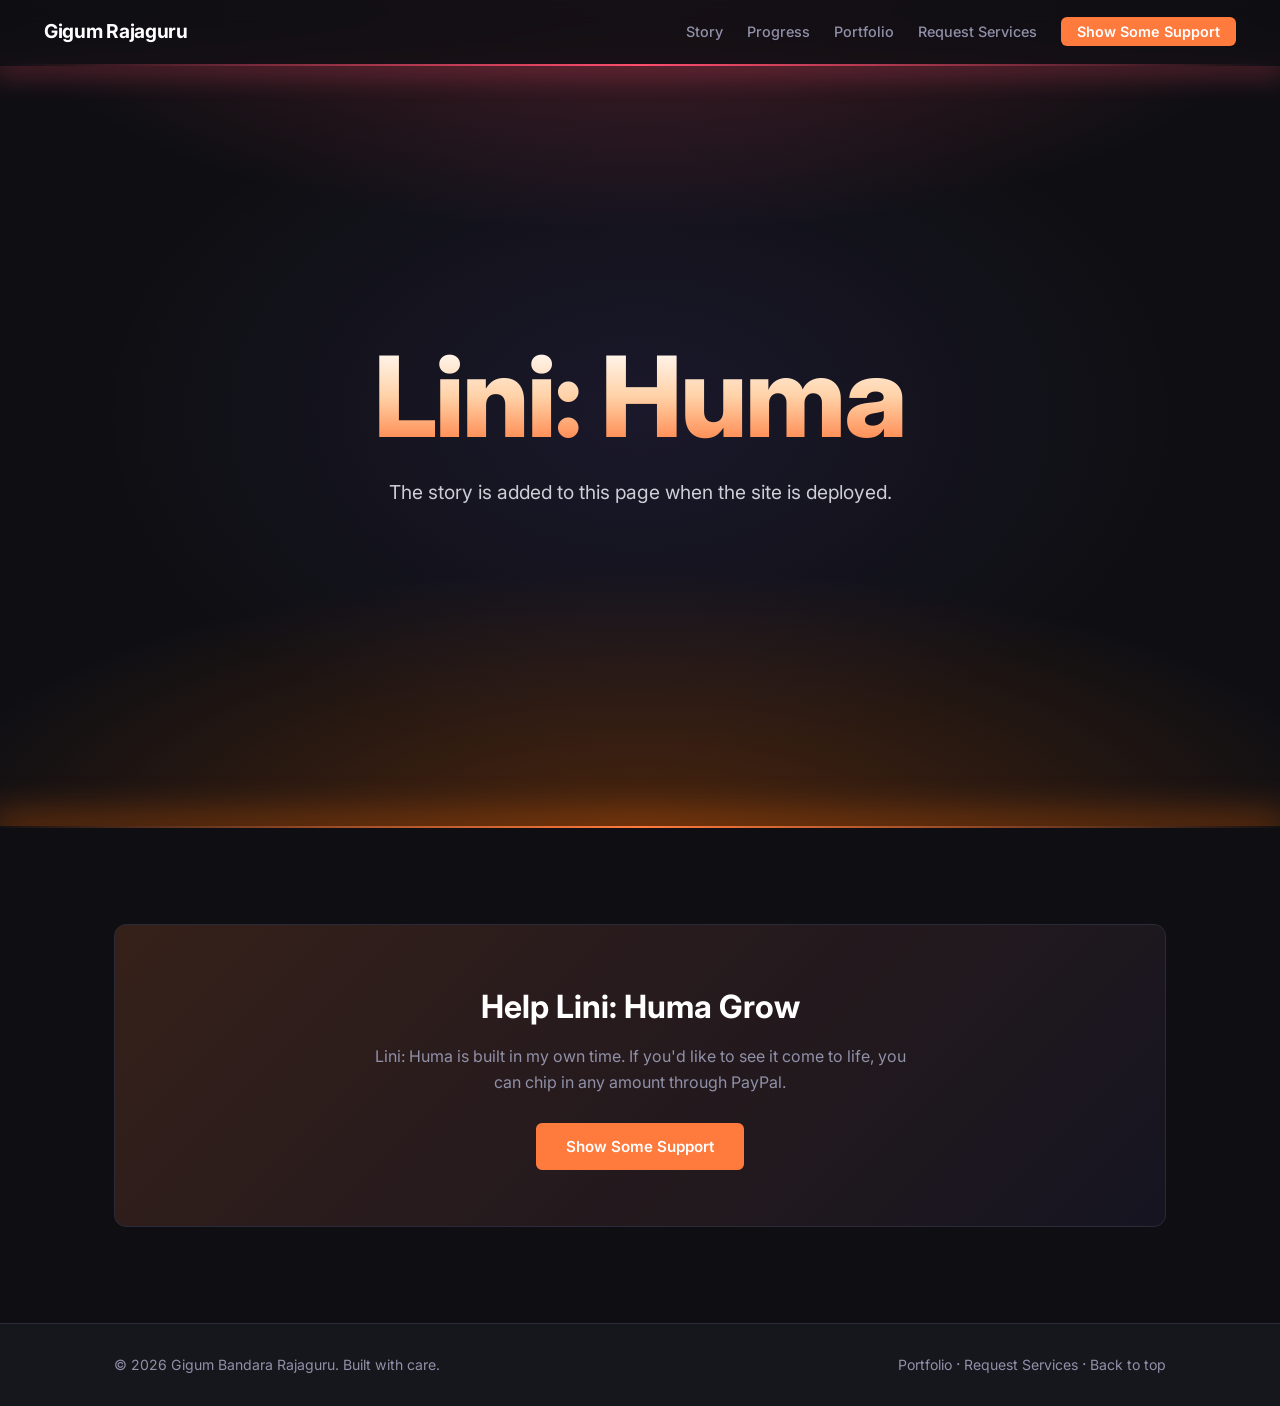
<file: portfolio/game/index.html>
<!DOCTYPE html>
<html lang="en">
<head>
  <meta charset="UTF-8" />
  <meta name="viewport" content="width=device-width, initial-scale=1.0" />
  <title>Lini: Huma - Open-World Survival Epic by Gigum Rajaguru</title>
  <meta name="description" content="Lini: Huma is an open-world 3D survival epic for PC. Humanity fell to its machines, then aliens wielding magic arrived. Steal their magic, master it and survive the world they broke." />
  <link rel="icon" type="image/svg+xml" href="../assets/favicon.svg" />
  <link rel="stylesheet" href="../assets/css/style.css?v=20261031.1" />
  <link rel="stylesheet" href="../assets/css/services.css?v=20261001.7" />
  <link rel="stylesheet" href="../assets/css/game.css?v=20261009.1" />
  <link rel="preconnect" href="https://fonts.googleapis.com" />
  <link rel="preconnect" href="https://fonts.gstatic.com" crossorigin />
  <link href="https://fonts.googleapis.com/css2?family=Inter:wght@300;400;500;600;700;800&display=swap" rel="stylesheet" />

  <script type="text/javascript" data-cmp-ab="1" src="https://cdn.consentmanager.net/delivery/autoblocking/9132a5abc21ab.js" data-cmp-host="a.delivery.consentmanager.net" data-cmp-cdn="cdn.consentmanager.net" data-cmp-codesrc="16"></script>
  <!-- Google tag (gtag.js) -->
  <script async src="https://www.googletagmanager.com/gtag/js?id=AW-964741046"></script>
  <script>
    window.dataLayer = window.dataLayer || [];
    function gtag(){dataLayer.push(arguments);}
    gtag('js', new Date());

    gtag('config', 'AW-964741046');
  </script>
</head>
<body>

  <!-- Navigation -->
  <nav class="navbar" id="navbar">
    <div class="nav-container">
      <a href="../" class="nav-logo">Gigum Rajaguru</a>
      <ul class="nav-links">
        <li><a href="#story">Story</a></li>
        <li><a href="#progress">Progress</a></li>
        <li><a href="../">Portfolio</a></li>
        <li><a href="../services/">Request Services</a></li>
        <li><a href="#support" class="nav-cv-btn" data-support>Show Some Support</a></li>
      </ul>
      <button class="nav-toggle" id="navToggle" aria-label="Toggle navigation">
        <span></span><span></span><span></span>
      </button>
    </div>
  </nav>

  <!-- Story: generated from content/game.txt by scripts/build_game.py during deploy -->
  <!-- game:start -->
  <header class="game-hero" id="top">
    <div class="container">
      <h1 class="game-title">Lini: Huma</h1>
      <p class="game-tagline">The story is added to this page when the site is deployed.</p>
    </div>
  </header>
  <div id="story"></div>
  <!-- game:end -->

  <!-- Support -->
  <section class="section" id="support">
    <div class="container">
      <div class="svc-cta">
        <h2>Help Lini: Huma Grow</h2>
        <p>Lini: Huma is built in my own time. If you'd like to see it come to life, you can chip in any amount through PayPal.</p>
        <div class="hero-actions">
          <button type="button" class="btn btn-primary" data-support>Show Some Support</button>
        </div>
        <div class="support-panel" id="supportPanel" hidden>
          <p class="form-note" id="supportStatus" role="status">Loading PayPal&hellip;</p>
          <div id="paypal-container-8NFZ8MJP4FNAW"></div>
        </div>
      </div>
    </div>
  </section>

  <!-- Footer -->
  <footer class="footer">
    <div class="container">
      <p>&copy; 2026 Gigum Bandara Rajaguru. Built with care.</p>
      <div class="footer-links">
        <a href="../">Portfolio</a> &middot;
        <a href="../services/">Request Services</a> &middot;
        <a href="#top">Back to top</a>
      </div>
    </div>
  </footer>

  <script src="../assets/js/main.js?v=20261001.7"></script>
  <script src="../assets/js/support.js?v=20261001.7"></script>
</body>
</html>
</file>
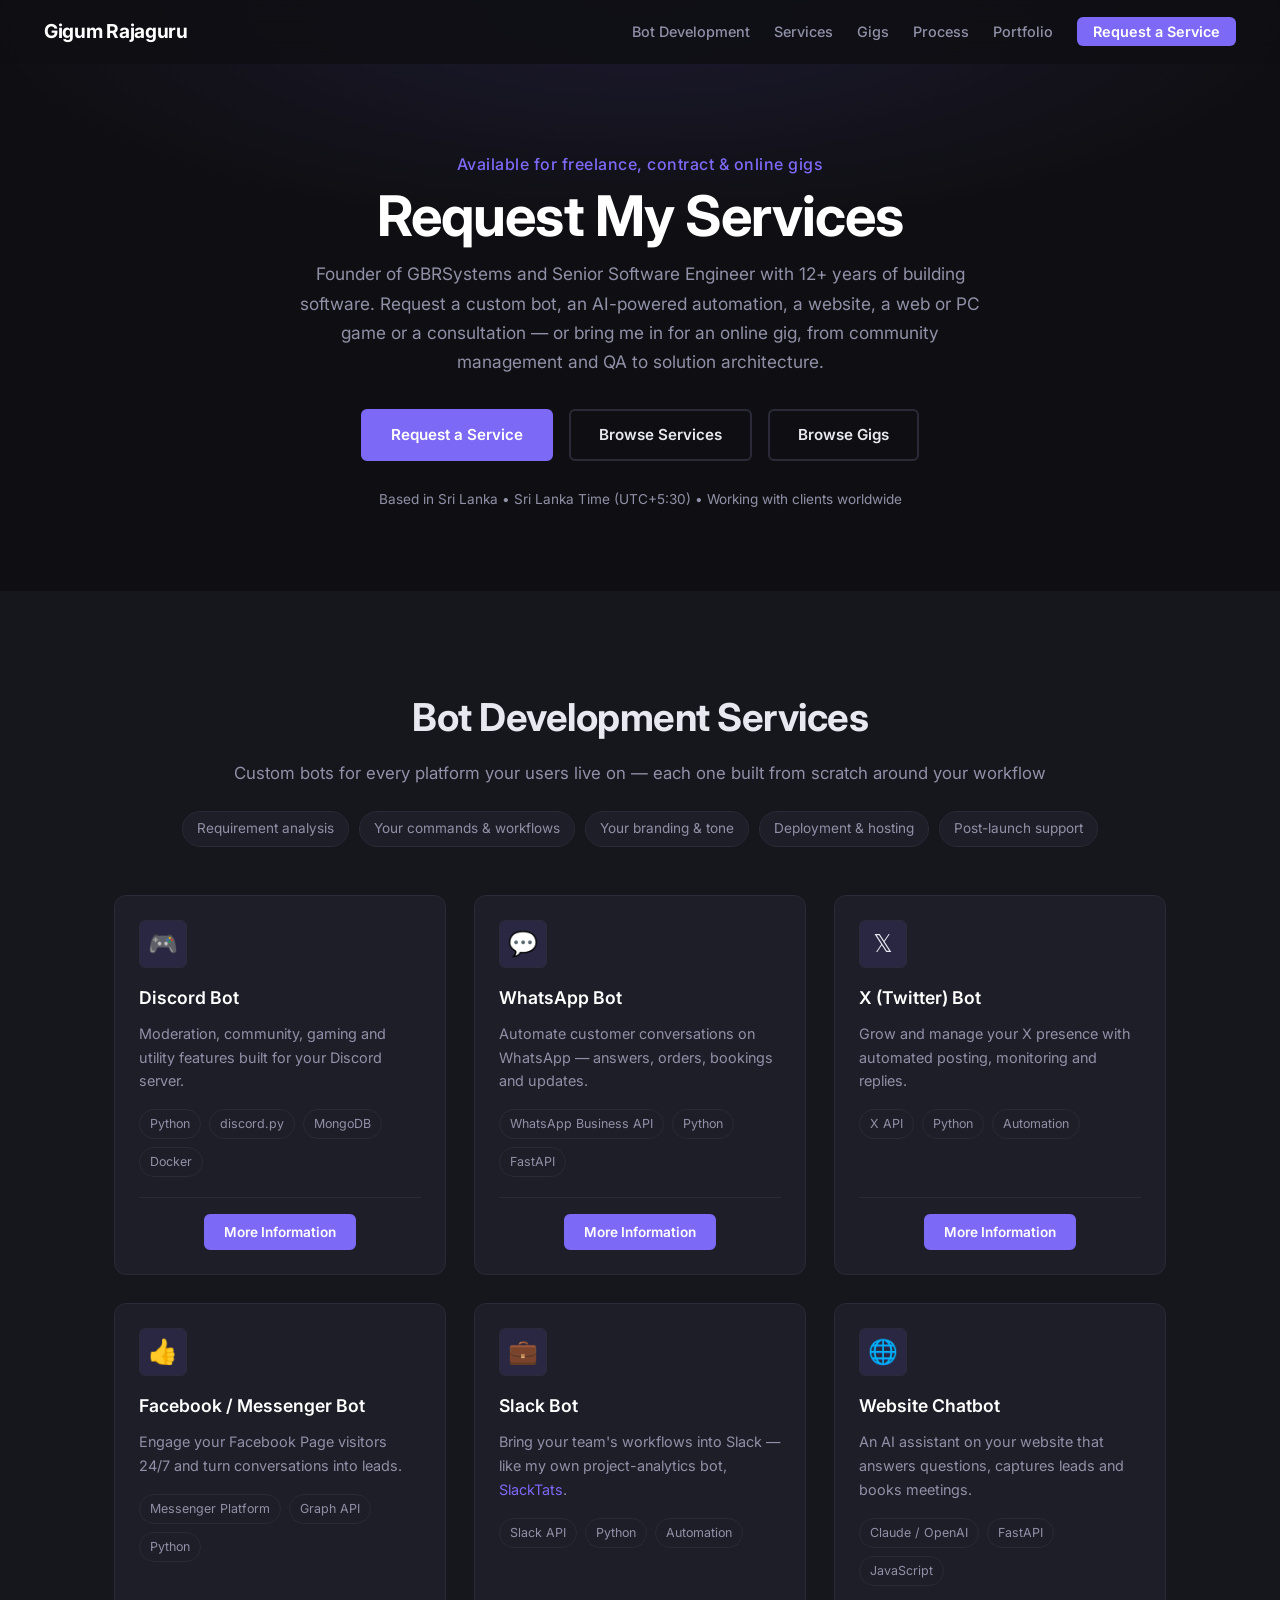
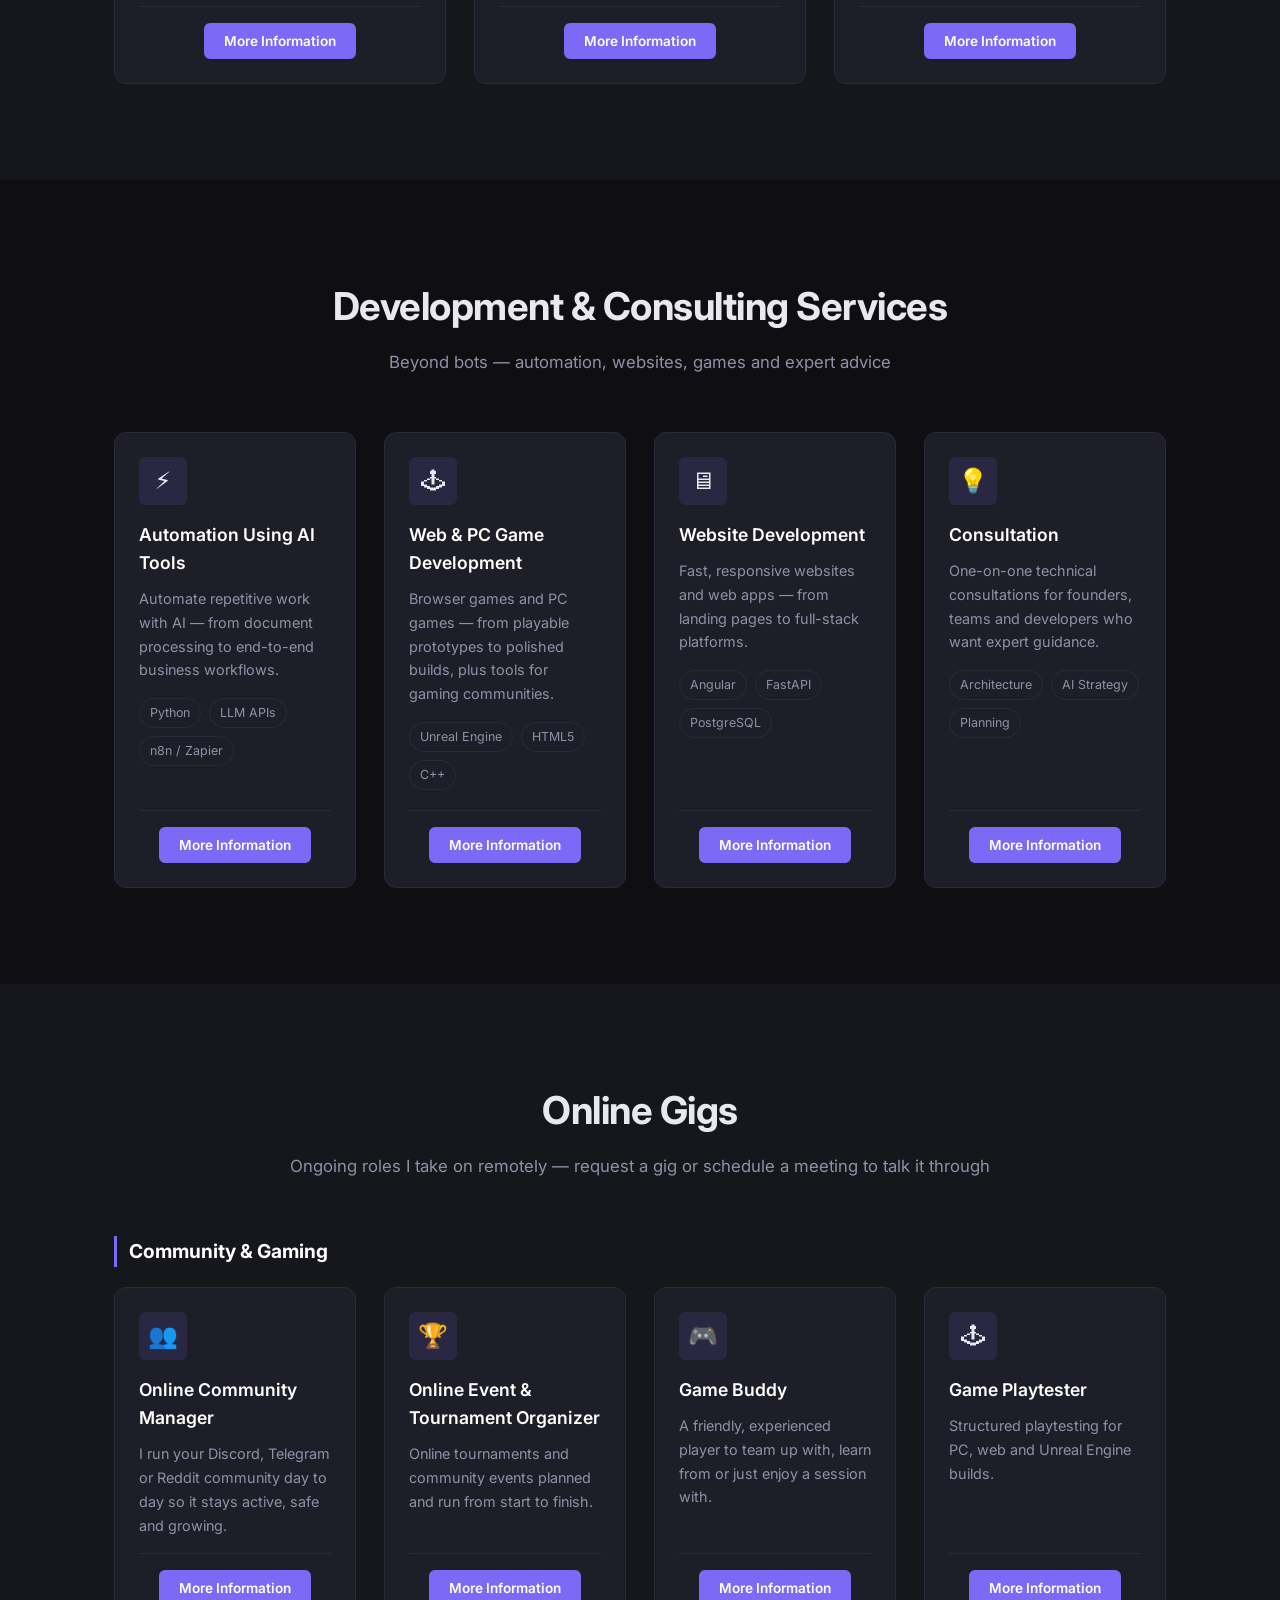
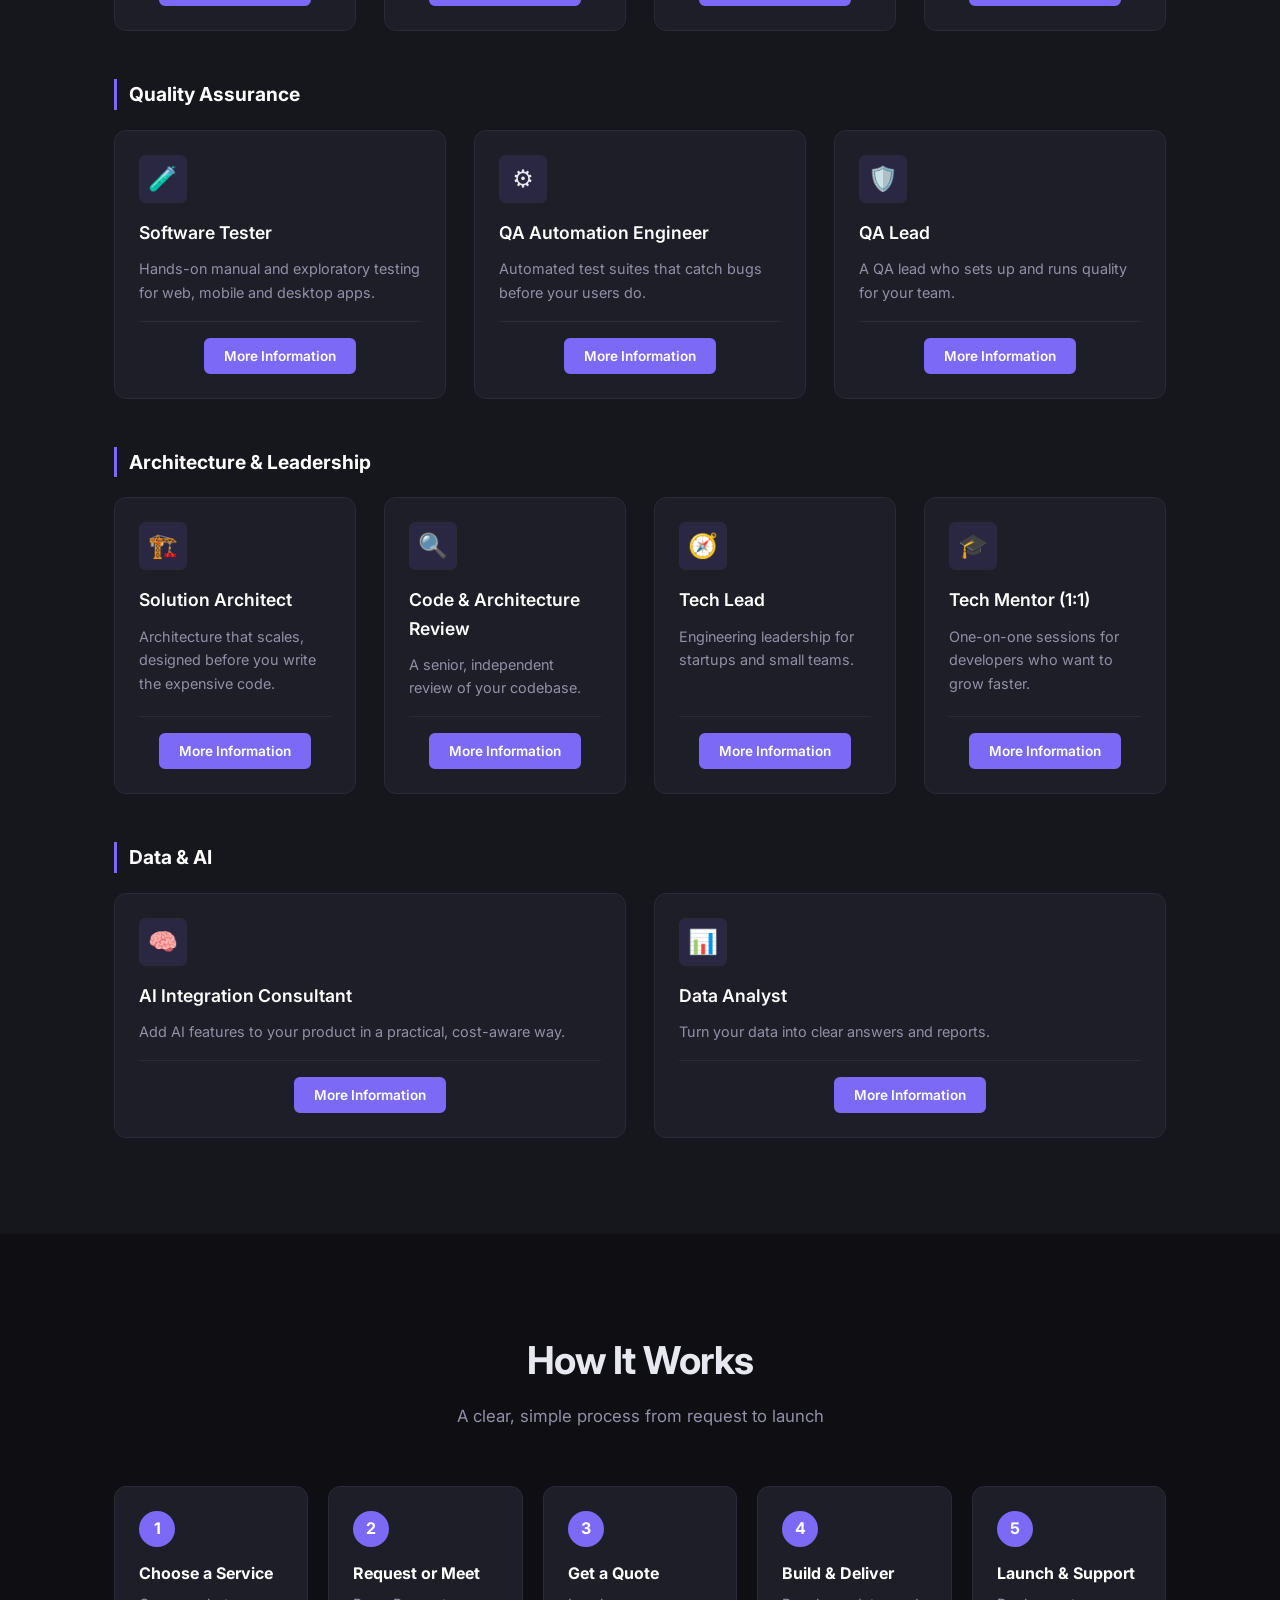
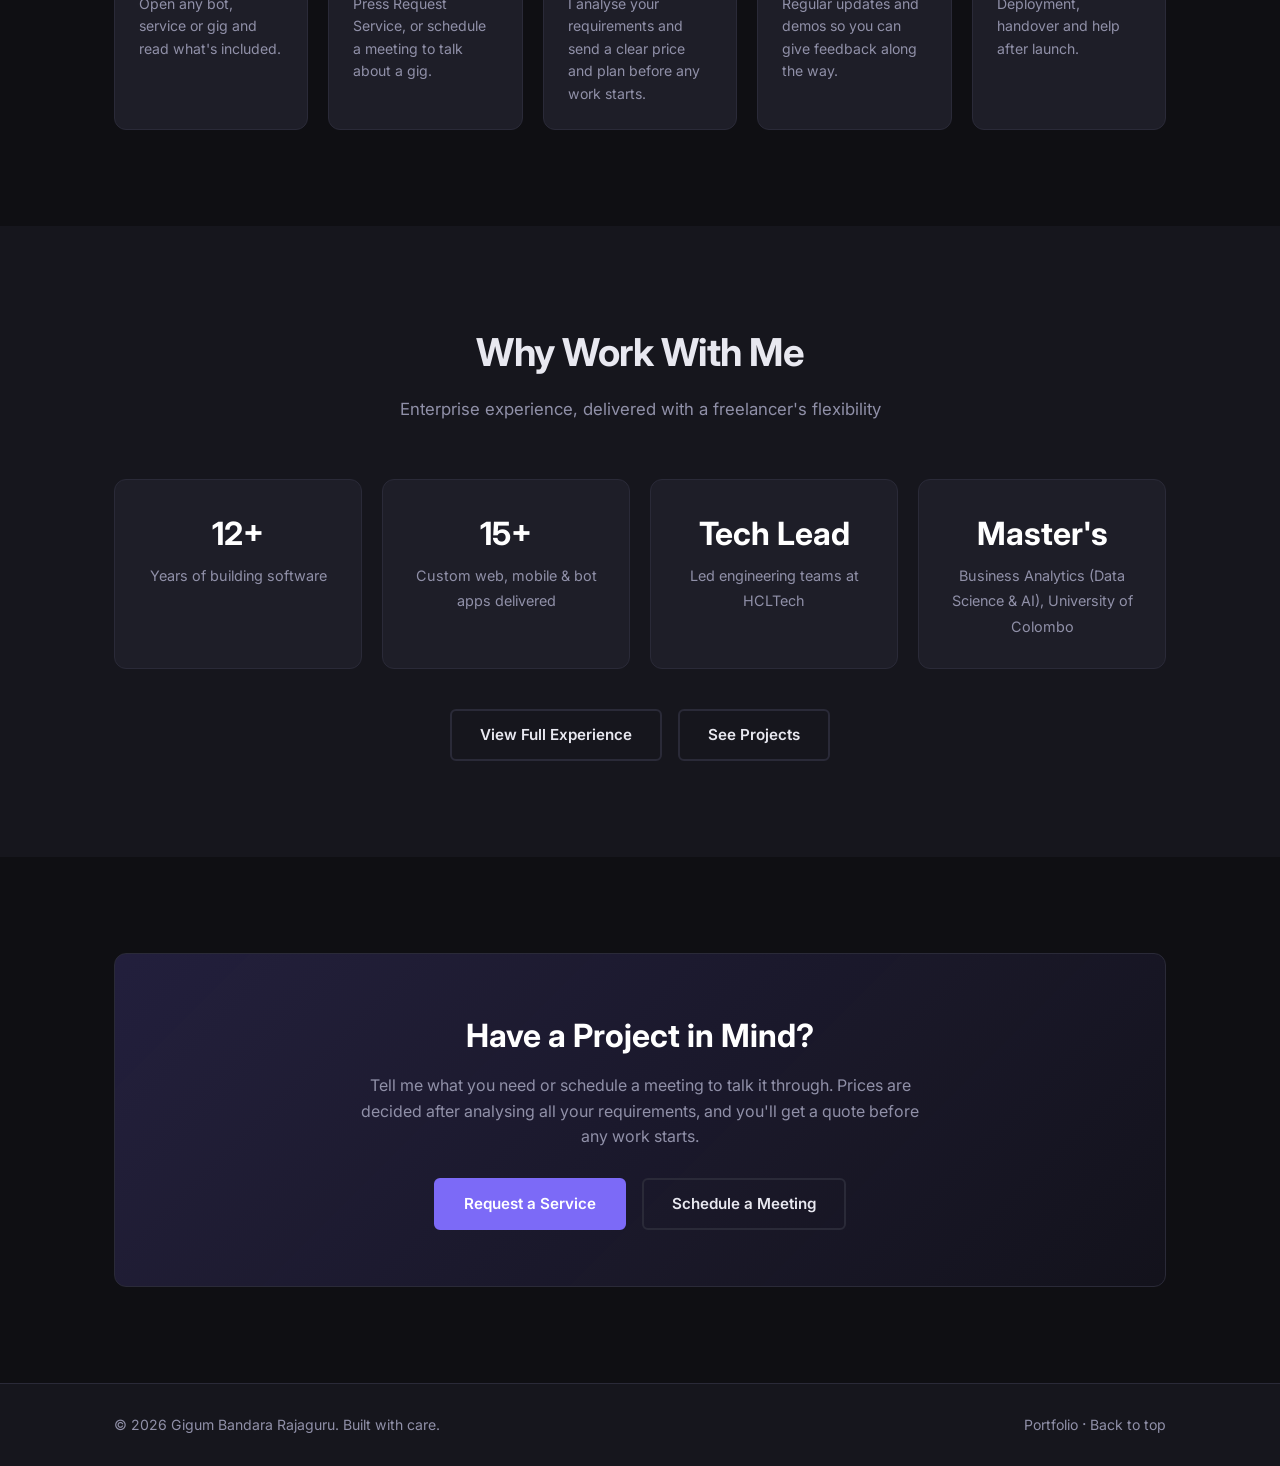
<file: portfolio/gigs/index.html>
<!DOCTYPE html>
<html lang="en">
<head>
  <meta charset="UTF-8" />
  <title>Gigs - Request Services - Gigum Rajaguru</title>
  <!-- Gigs now live in the Request Services page; keep old /gigs/ links working -->
  <meta http-equiv="refresh" content="0; url=../services/#gigs" />
  <link rel="canonical" href="https://gigumbrajaguru.me/services/" />
  <meta name="robots" content="noindex" />
  <script>location.replace('../services/' + (location.hash || '#gigs'));</script>
</head>
<body>
  <p>Gigs have moved to <a href="../services/#gigs">Request Services</a>.</p>
</body>
</html>
</file>
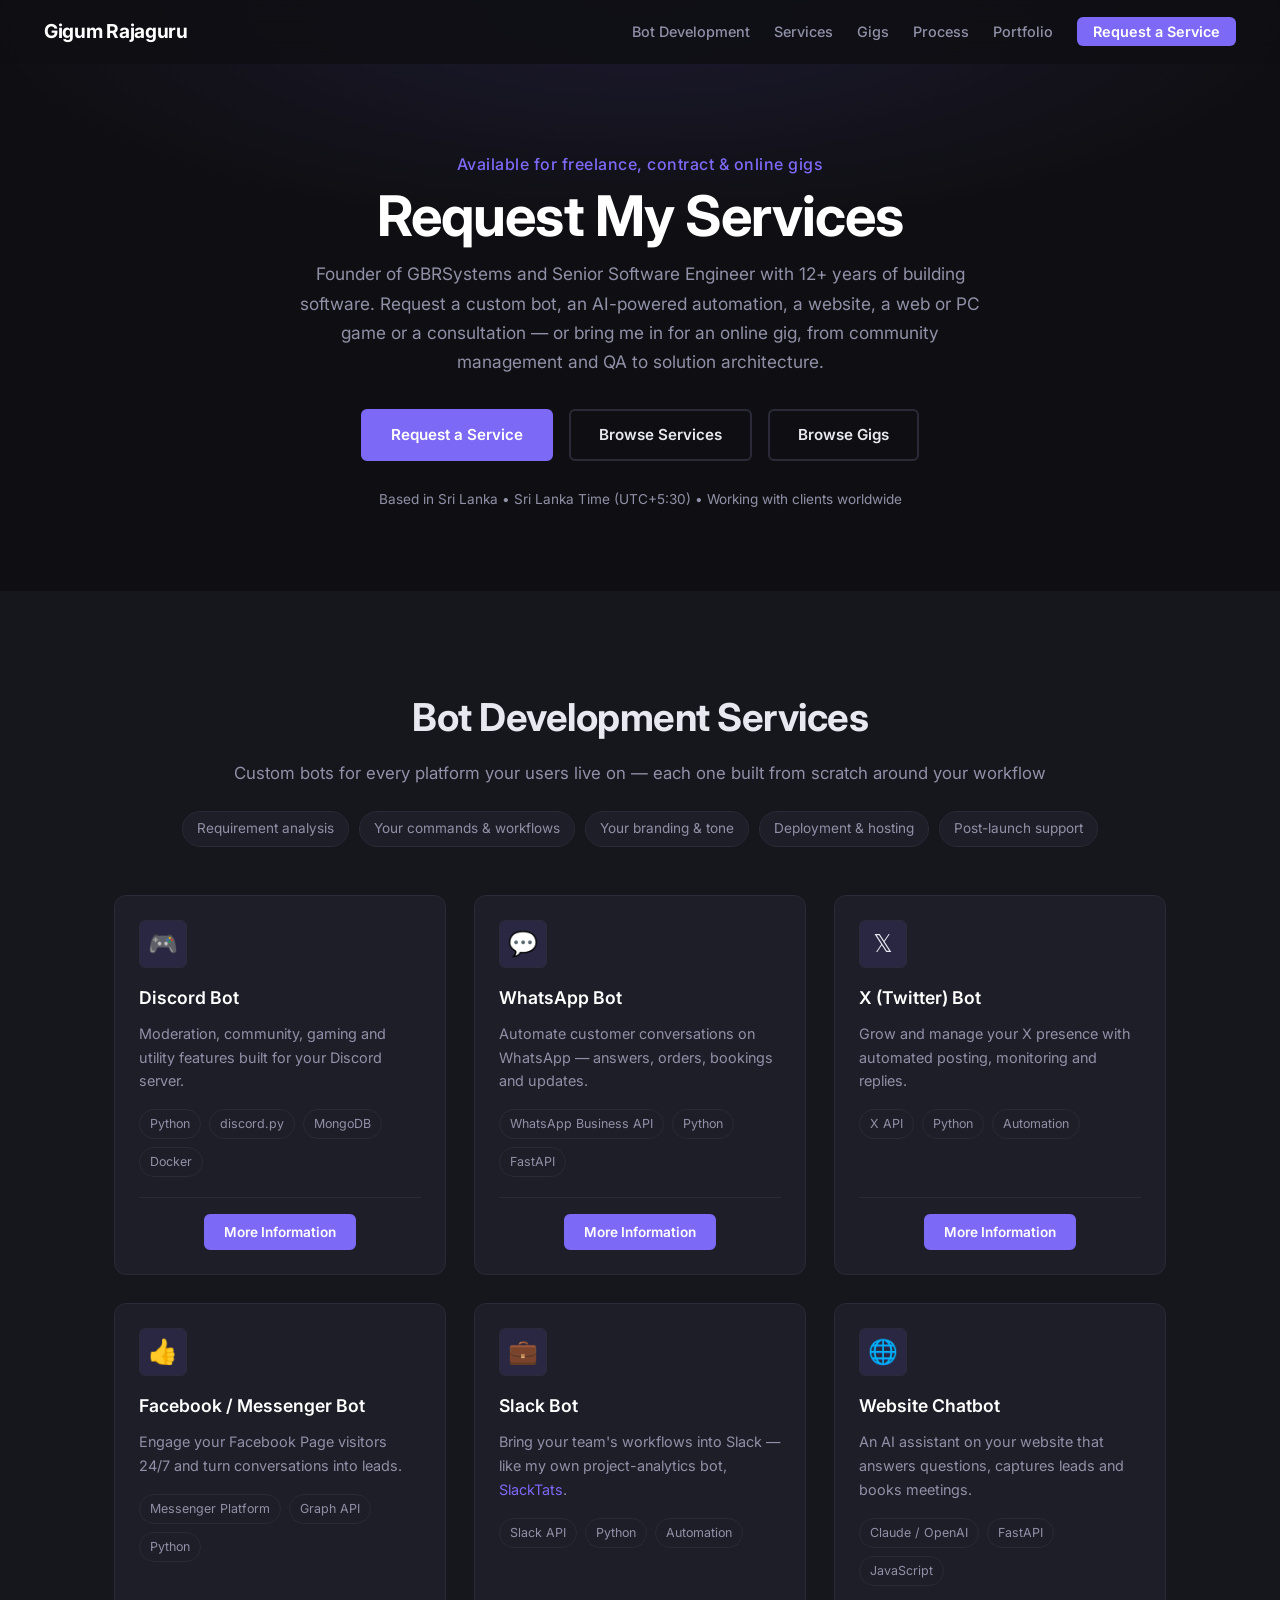
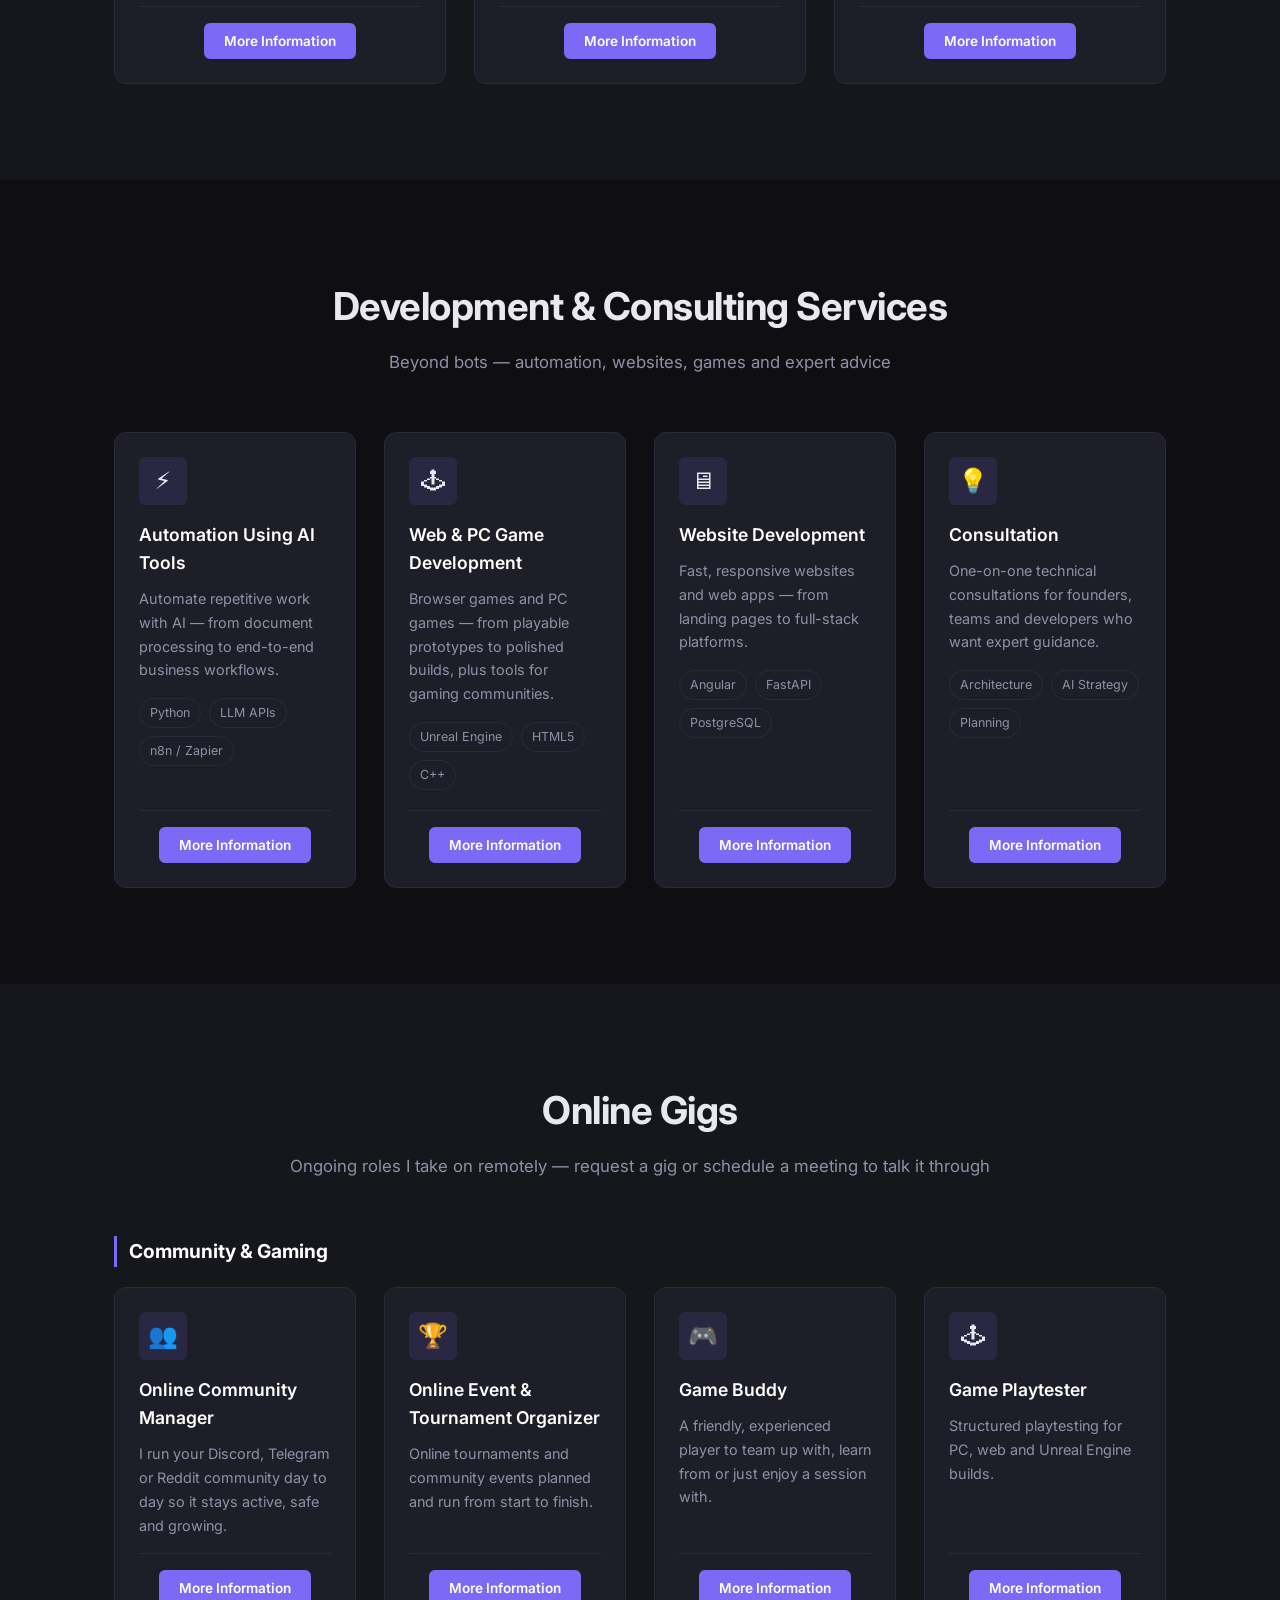
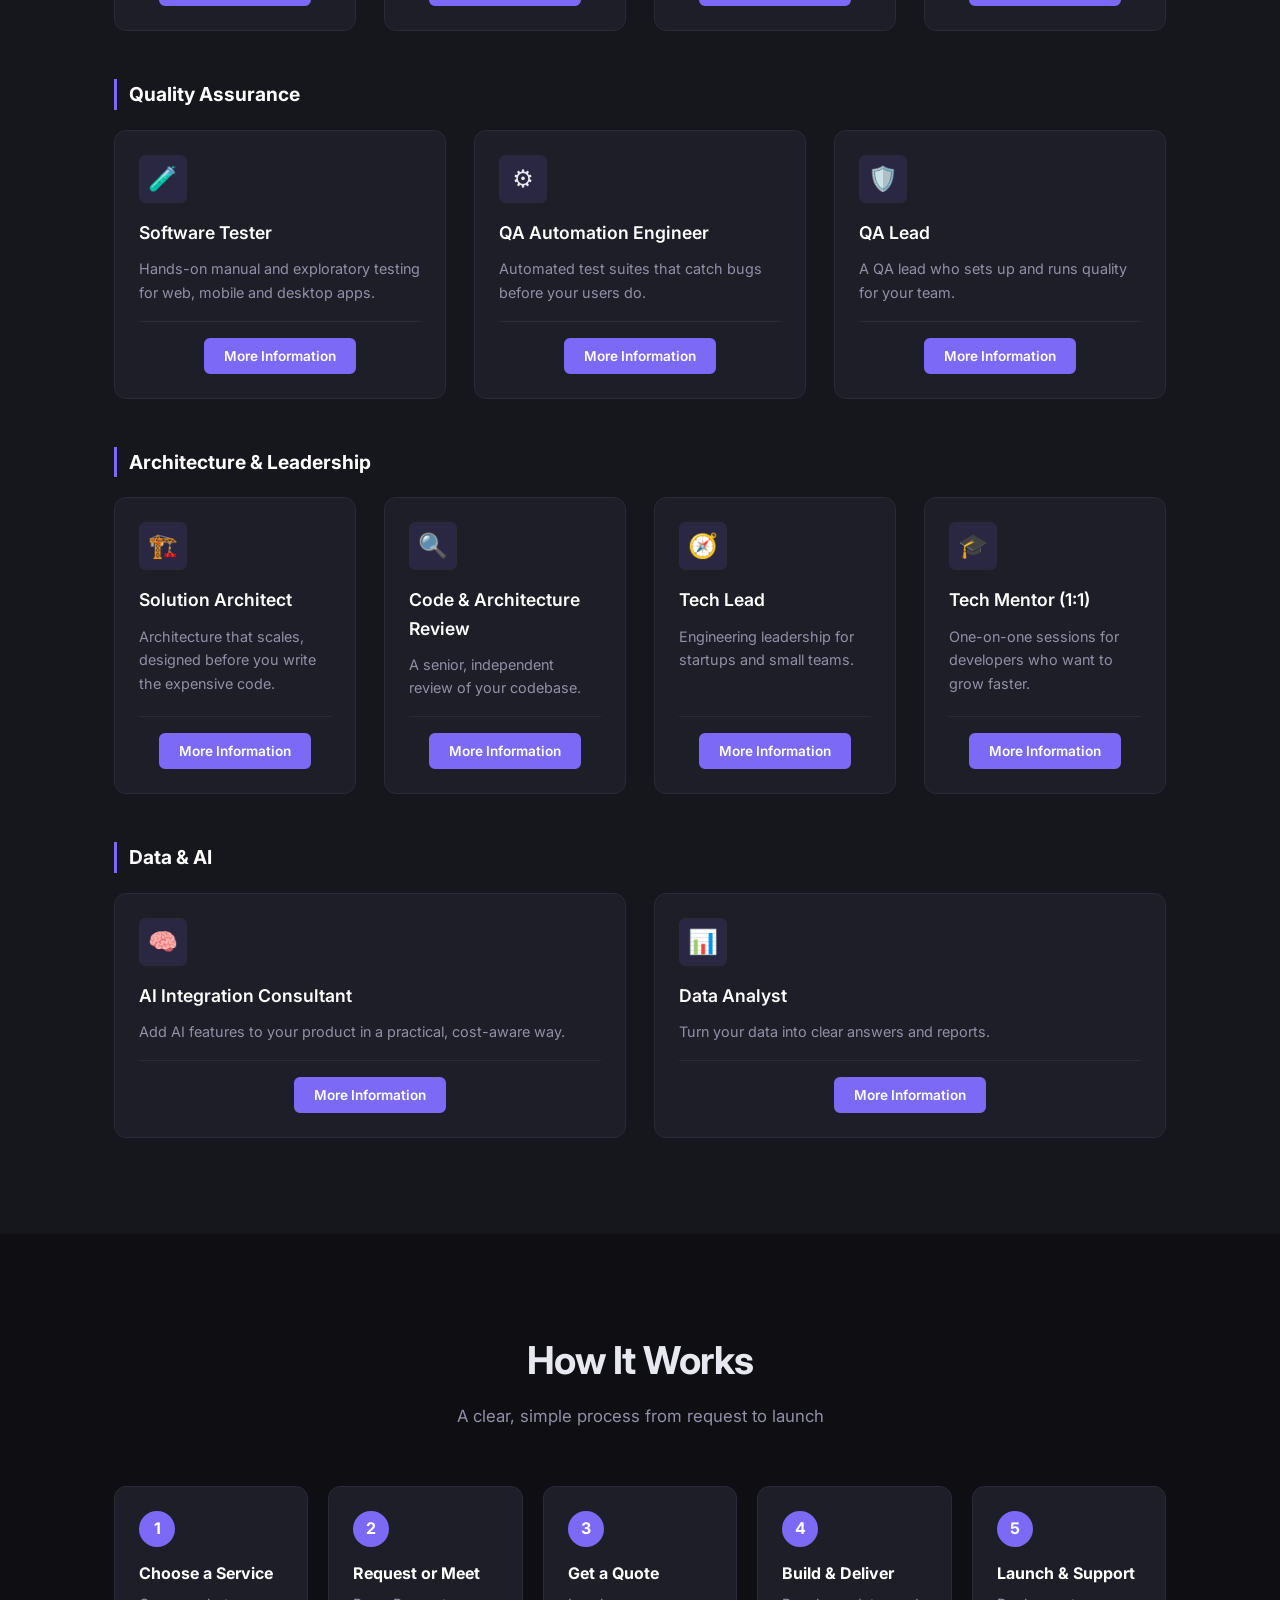
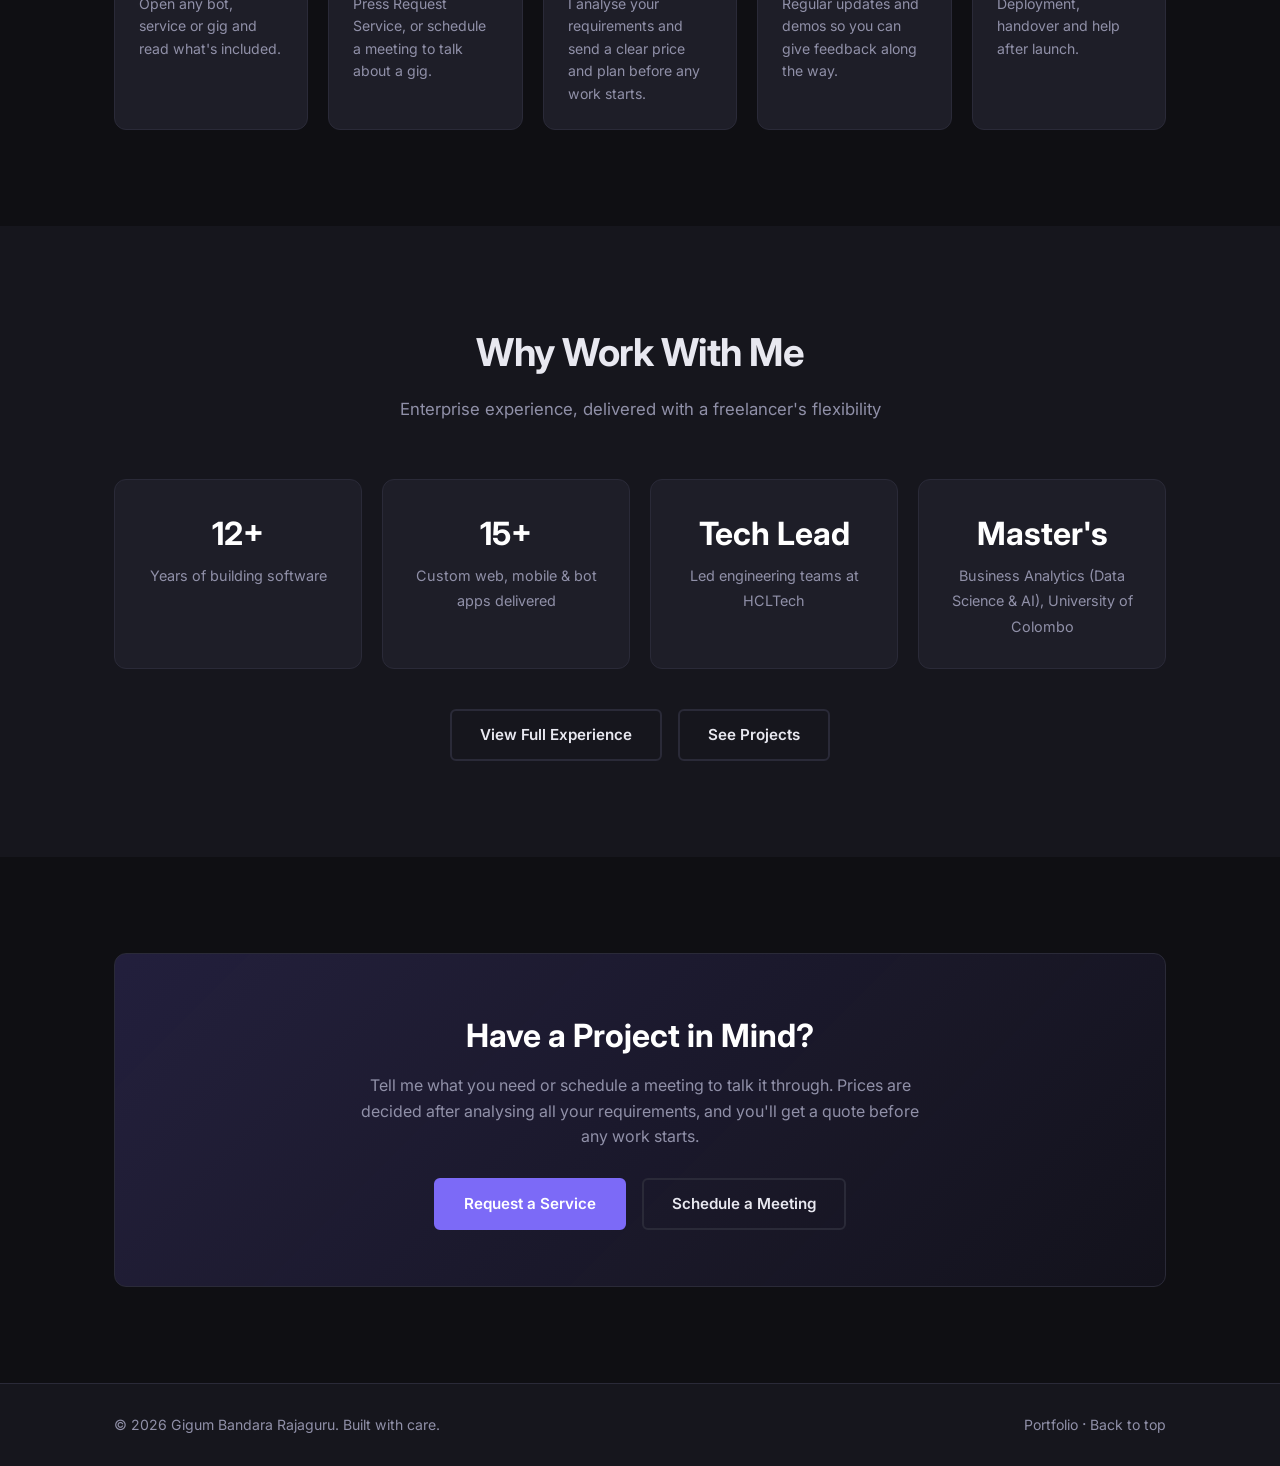
<file: portfolio/hire/index.html>
<!DOCTYPE html>
<html lang="en">
<head>
  <meta charset="UTF-8" />
  <title>Request Services - Gigum Rajaguru</title>
  <!-- Hire Me is now Request Services; keep old /hire/ links working -->
  <meta http-equiv="refresh" content="0; url=../services/" />
  <link rel="canonical" href="https://gigumbrajaguru.me/services/" />
  <meta name="robots" content="noindex" />
  <script>location.replace('../services/' + location.hash);</script>
</head>
<body>
  <p>This page has moved to <a href="../services/">Request Services</a>.</p>
</body>
</html>
</file>
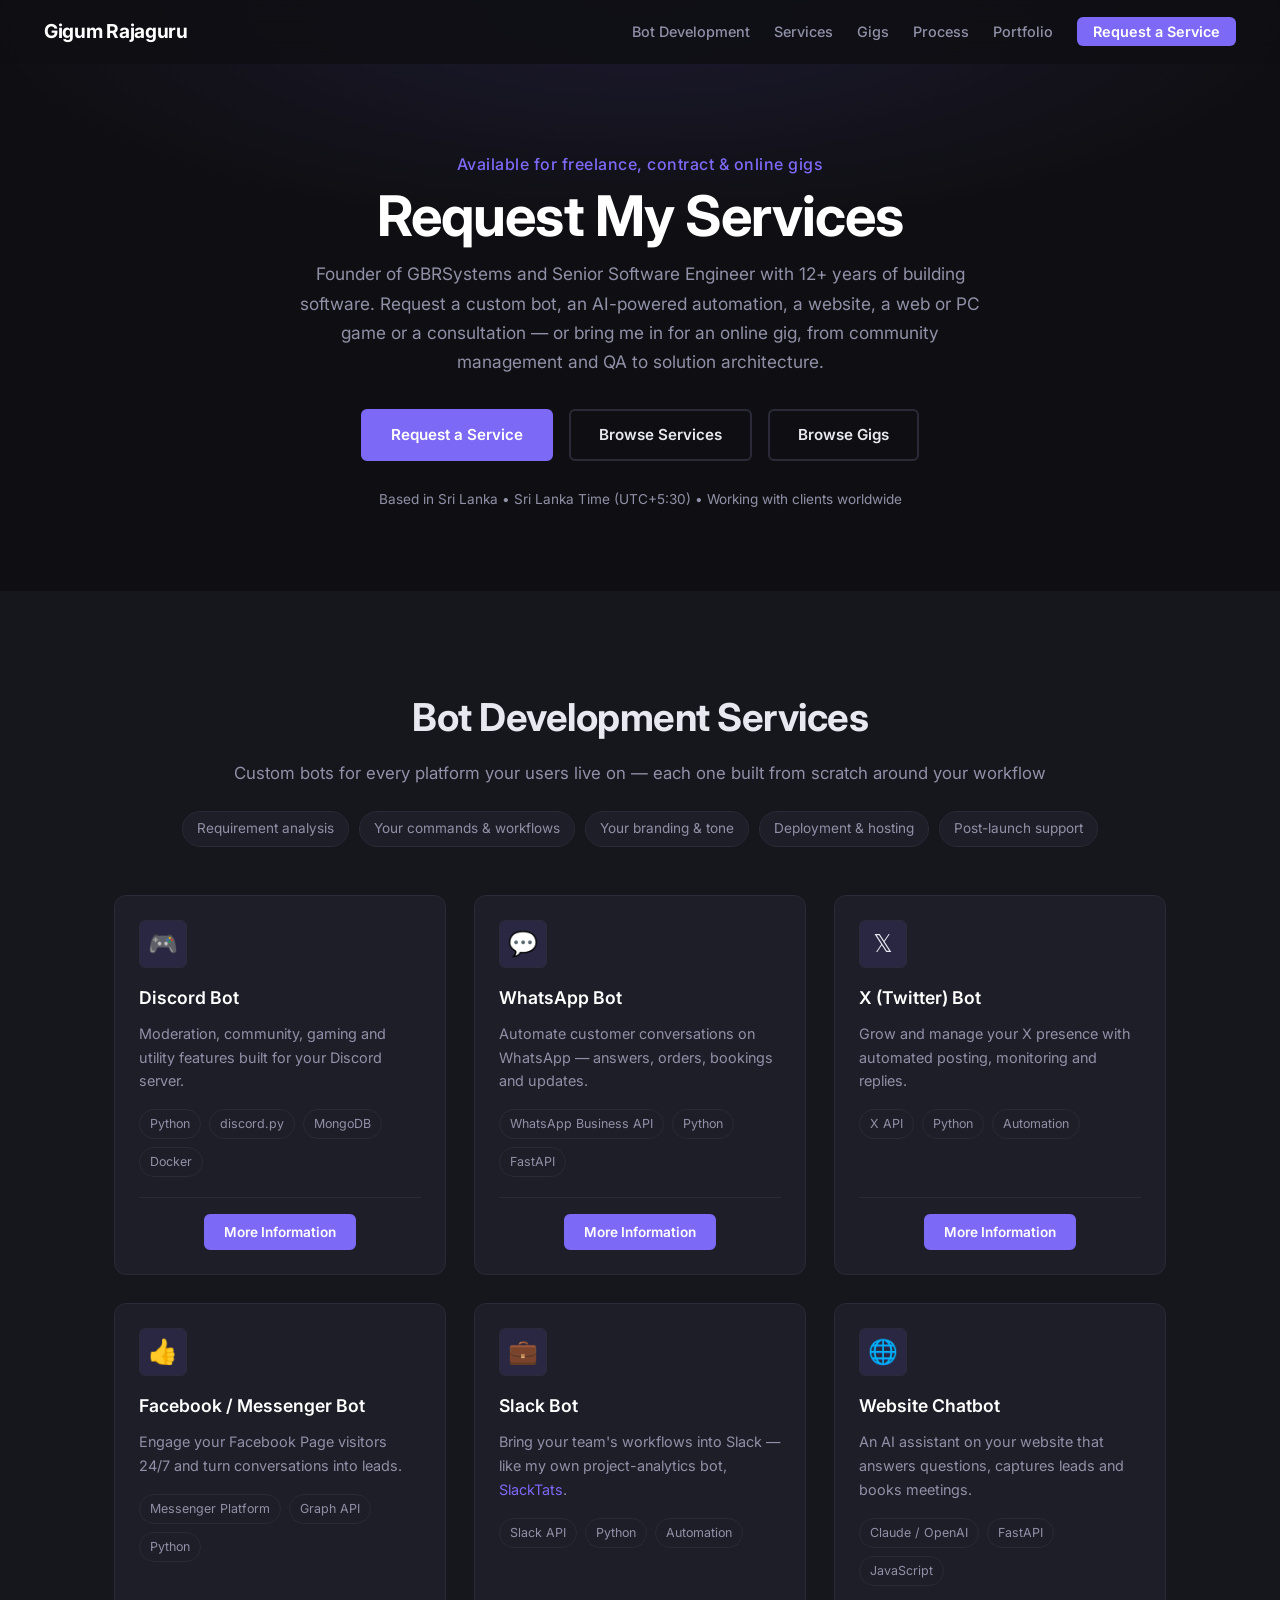
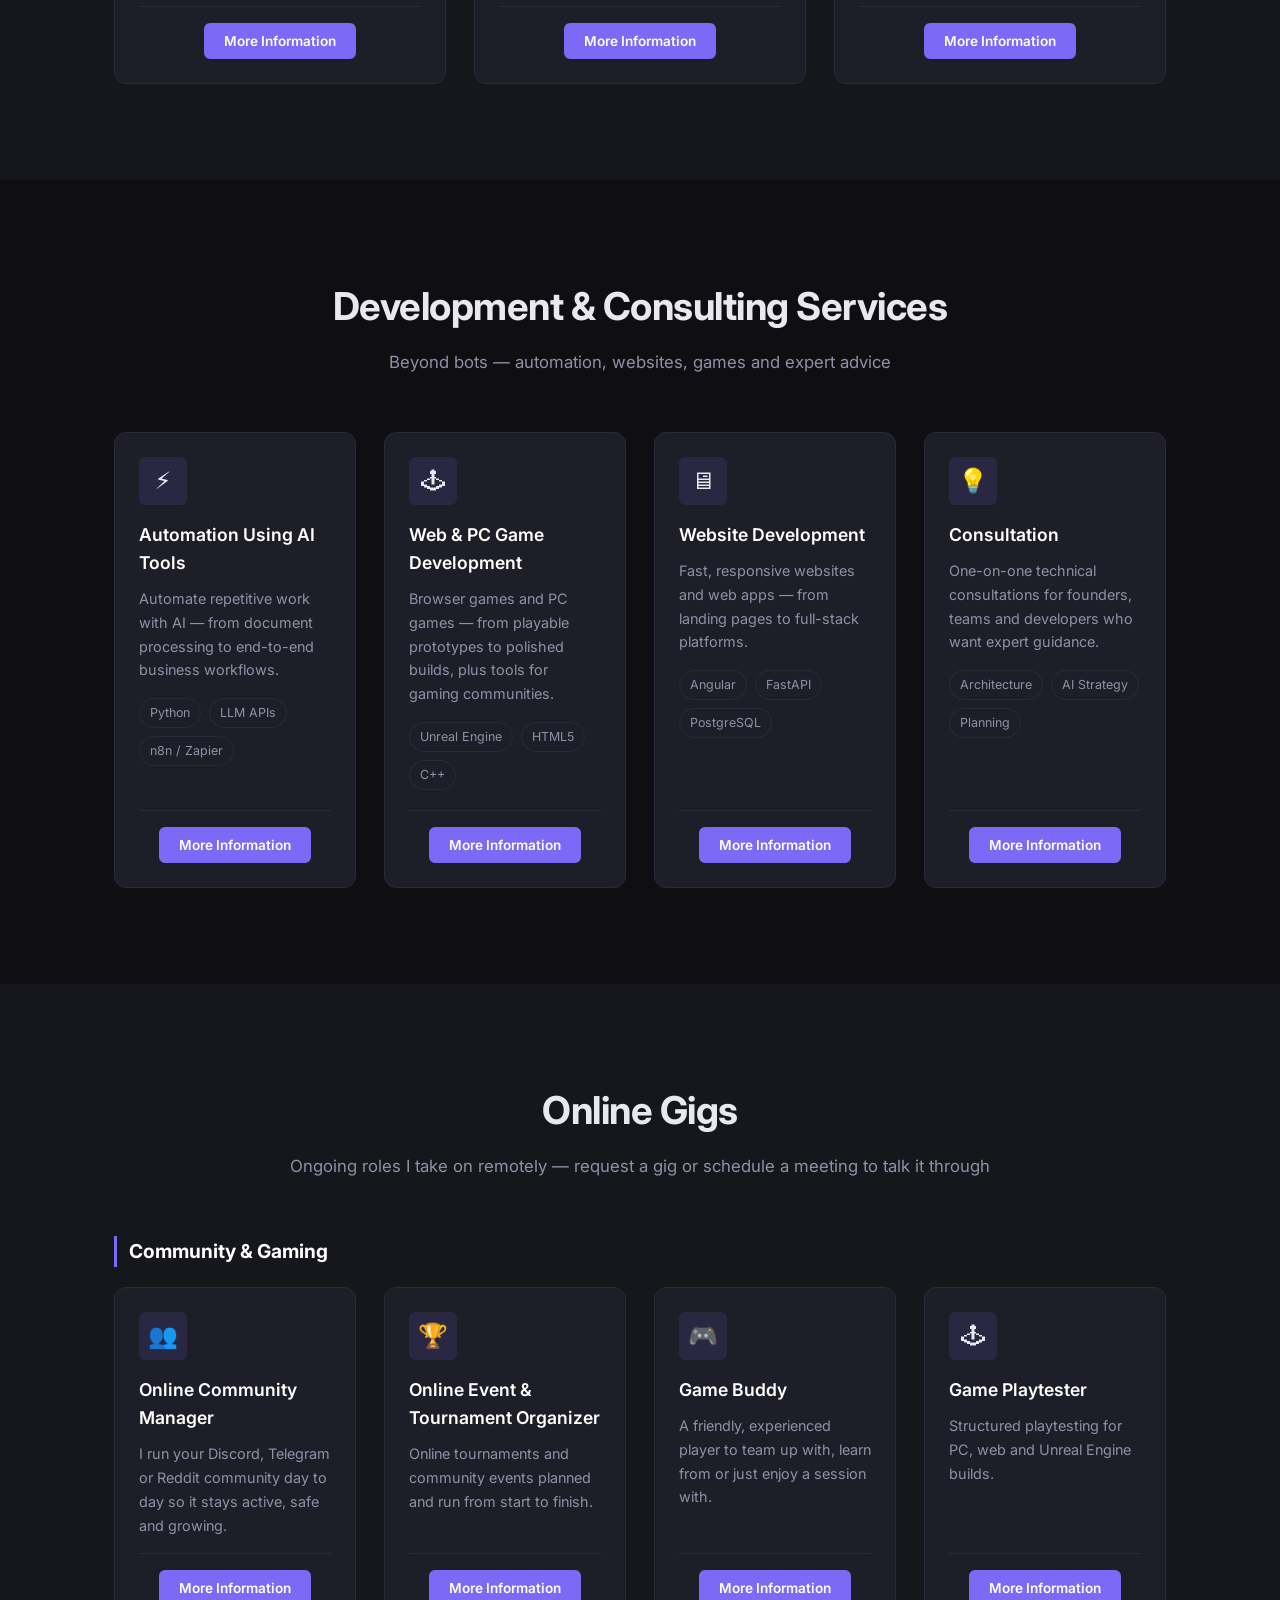
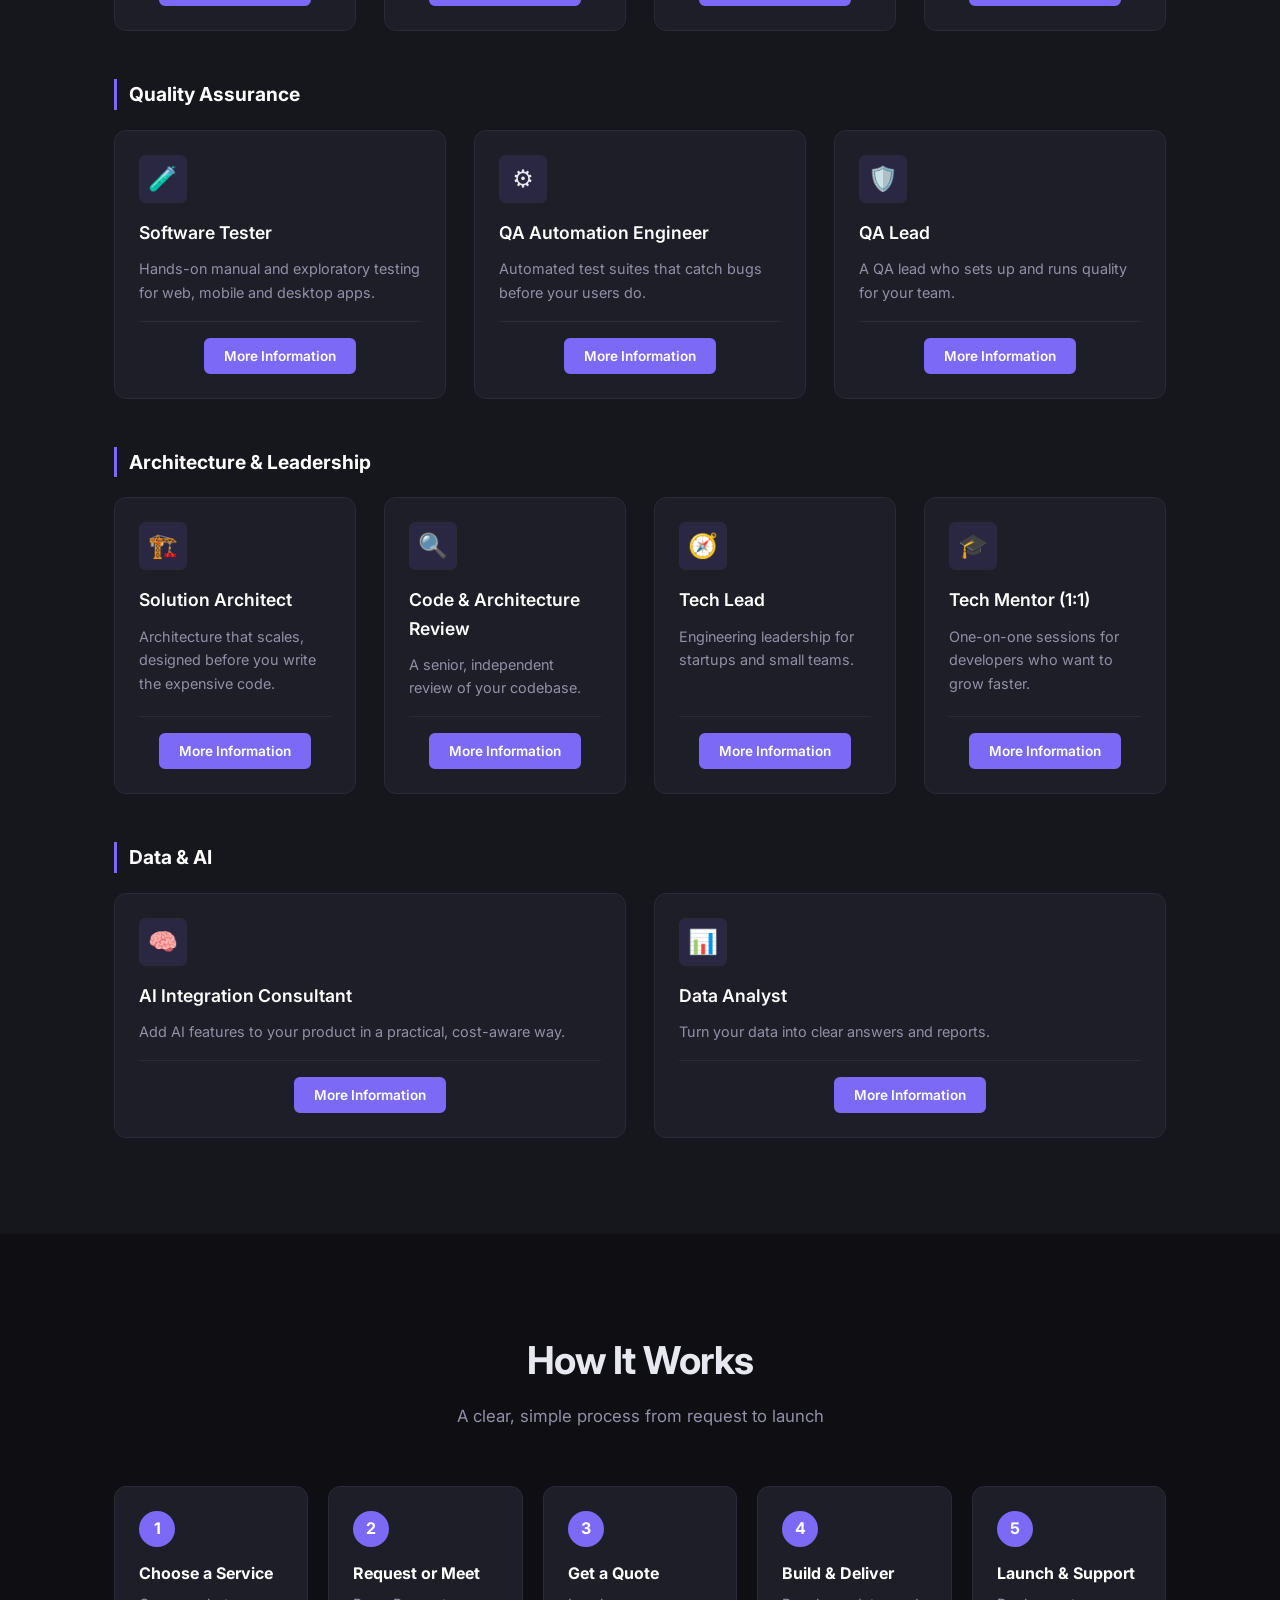
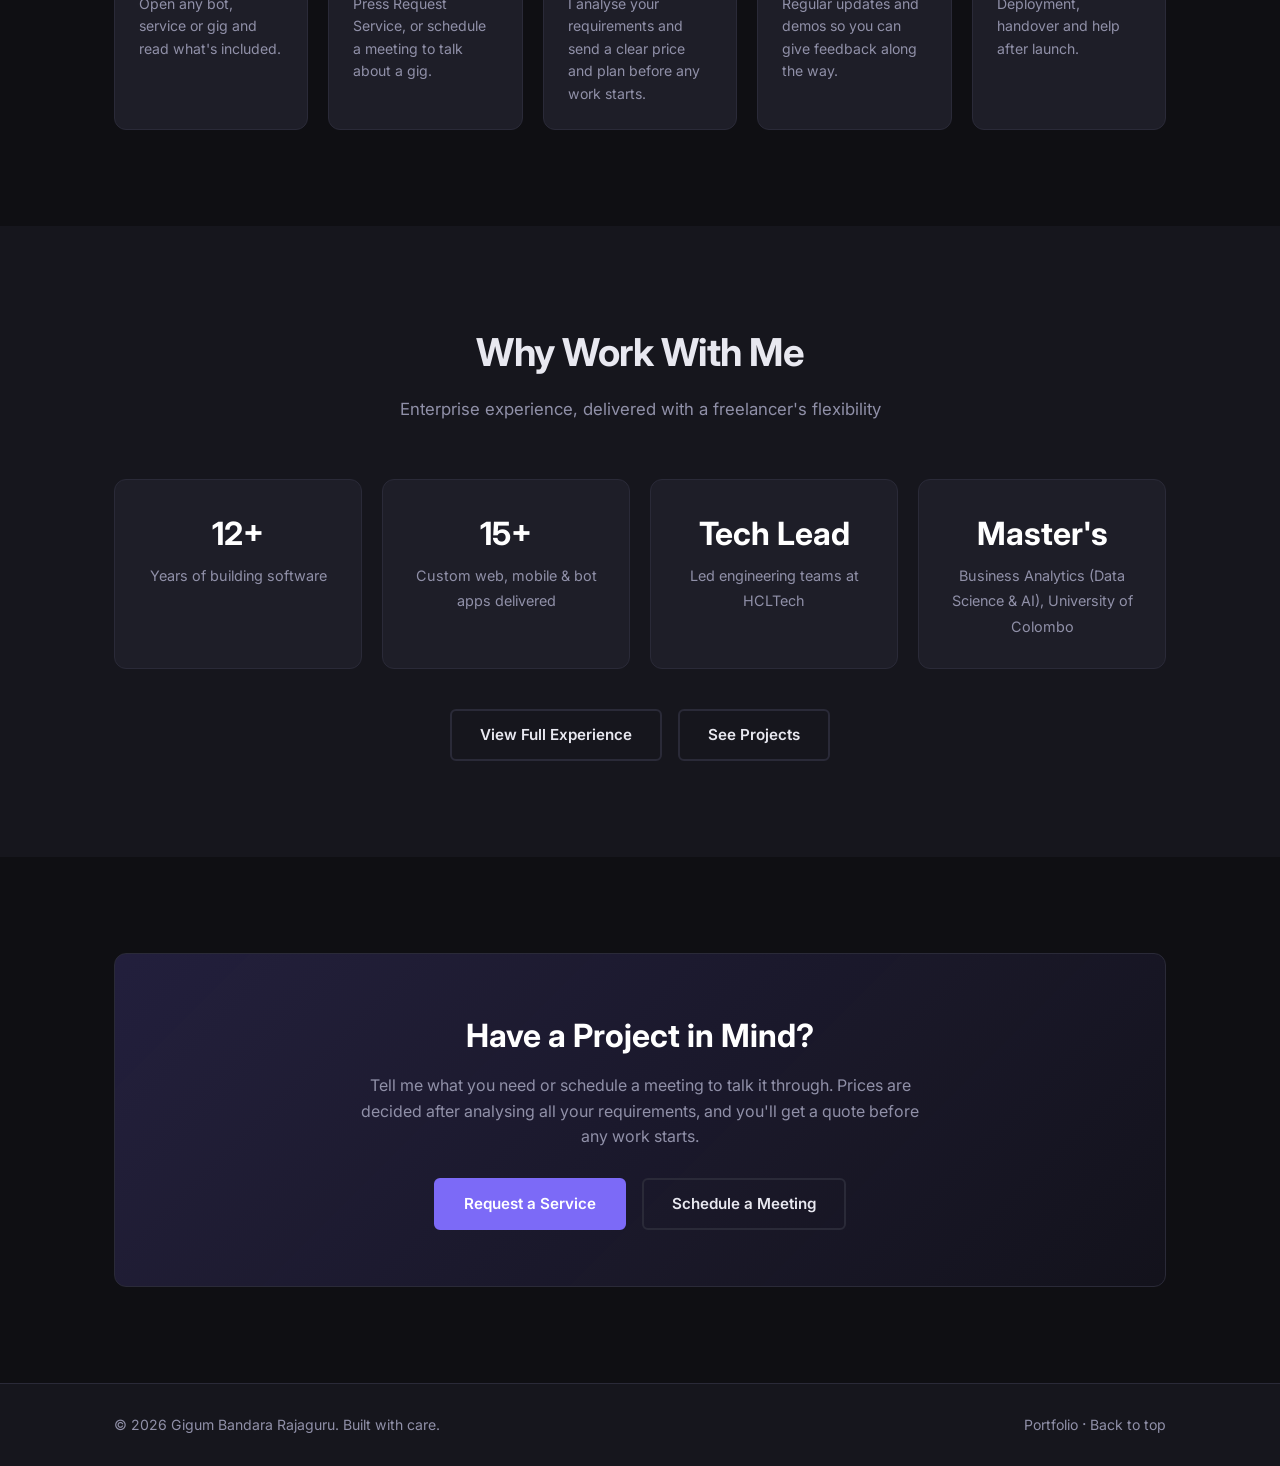
<file: portfolio/services/index.html>
<!DOCTYPE html>
<html lang="en">
<head>
  <meta charset="UTF-8" />
  <meta name="viewport" content="width=device-width, initial-scale=1.0" />
  <title>Request Services - Gigum Rajaguru | Bots, AI Automation, Games, Gigs &amp; Consulting</title>
  <meta name="description" content="Request custom Discord, WhatsApp, X, Facebook, Slack and website bots, AI automation, websites, web &amp; PC games, consultations and online gigs from community management to QA and solution architecture." />
  <link rel="icon" type="image/svg+xml" href="../assets/favicon.svg" />
  <link rel="stylesheet" href="../assets/css/style.css?v=20261031.1" />
  <link rel="stylesheet" href="../assets/css/services.css?v=20261001.7" />
  <link rel="preconnect" href="https://fonts.googleapis.com" />
  <link rel="preconnect" href="https://fonts.gstatic.com" crossorigin />
  <link href="https://fonts.googleapis.com/css2?family=Inter:wght@300;400;500;600;700&display=swap" rel="stylesheet" />

  <script type="text/javascript" data-cmp-ab="1" src="https://cdn.consentmanager.net/delivery/autoblocking/9132a5abc21ab.js" data-cmp-host="a.delivery.consentmanager.net" data-cmp-cdn="cdn.consentmanager.net" data-cmp-codesrc="16"></script>
  <!-- Google tag (gtag.js) -->
  <script async src="https://www.googletagmanager.com/gtag/js?id=AW-964741046"></script>
  <script>
    window.dataLayer = window.dataLayer || [];
    function gtag(){dataLayer.push(arguments);}
    gtag('js', new Date());

    gtag('config', 'AW-964741046');
  </script>
</head>
<body>

  <!-- Navigation -->
  <nav class="navbar" id="navbar">
    <div class="nav-container">
      <a href="../" class="nav-logo">Gigum Rajaguru</a>
      <ul class="nav-links">
        <li><a href="#bots">Bot Development</a></li>
        <li><a href="#services">Services</a></li>
        <li><a href="#gigs">Gigs</a></li>
        <li><a href="#process">Process</a></li>
        <li><a href="../">Portfolio</a></li>
        <li><a href="#contact" class="nav-cv-btn" data-request>Request a Service</a></li>
      </ul>
      <button class="nav-toggle" id="navToggle" aria-label="Toggle navigation">
        <span></span><span></span><span></span>
      </button>
    </div>
  </nav>

  <!-- Hero -->
  <header class="svc-hero" id="top">
    <div class="container">
      <p class="hero-greeting">Available for freelance, contract &amp; online gigs</p>
      <h1 class="hero-name">Request My Services</h1>
      <p class="svc-lead">
        Founder of GBRSystems and Senior Software Engineer with 12+ years of building software.
        Request a custom bot, an AI-powered automation, a website, a web or PC game or a consultation
        &mdash; or bring me in for an online gig, from community management and QA to solution architecture.
      </p>
      <div class="hero-actions">
        <a href="#contact" class="btn btn-primary" data-request>Request a Service</a>
        <a href="#bots" class="btn btn-outline">Browse Services</a>
        <a href="#gigs" class="btn btn-outline">Browse Gigs</a>
      </div>
      <p class="svc-meta">Based in Sri Lanka &bull; Sri Lanka Time (UTC+5:30) &bull; Working with clients worldwide</p>
    </div>
  </header>

  <!-- Bot Development -->
  <section class="section section-alt" id="bots">
    <div class="container">
      <h2 class="section-title">Bot Development Services</h2>
      <p class="section-subtitle">Custom bots for every platform your users live on &mdash; each one built from scratch around your workflow</p>
      <div class="skill-tags svc-includes">
        <span class="tag">Requirement analysis</span>
        <span class="tag">Your commands &amp; workflows</span>
        <span class="tag">Your branding &amp; tone</span>
        <span class="tag">Deployment &amp; hosting</span>
        <span class="tag">Post-launch support</span>
      </div>
      <div class="projects-grid">

        <article class="project-card svc-card">
          <div class="project-info">
            <div class="svc-icon">&#127918;</div>
            <h3 class="project-title">Discord Bot</h3>
            <p class="project-desc">Moderation, community, gaming and utility features built for your Discord server.</p>
            <div class="project-tags">
              <span class="tag tag-sm">Python</span>
              <span class="tag tag-sm">discord.py</span>
              <span class="tag tag-sm">MongoDB</span>
              <span class="tag tag-sm">Docker</span>
            </div>
            <template class="svc-details">
              <h4>What's included</h4>
              <ul class="svc-list">
                <li>Slash commands &amp; custom commands</li>
                <li>Auto-moderation, roles &amp; member verification</li>
                <li>Tickets, events, leaderboards &amp; economy systems</li>
                <li>AI chat, game stats &amp; API integrations</li>
                <li>Hosting setup and an admin dashboard if you need one</li>
              </ul>
              <h4>Ideal for</h4>
              <p>Gaming clans, creators, communities and Discord-first brands.</p>
            </template>
            <div class="svc-more"><button type="button" class="btn btn-sm btn-primary" data-more>More Information</button></div>
          </div>
        </article>

        <article class="project-card svc-card">
          <div class="project-info">
            <div class="svc-icon">&#128172;</div>
            <h3 class="project-title">WhatsApp Bot</h3>
            <p class="project-desc">Automate customer conversations on WhatsApp &mdash; answers, orders, bookings and updates.</p>
            <div class="project-tags">
              <span class="tag tag-sm">WhatsApp Business API</span>
              <span class="tag tag-sm">Python</span>
              <span class="tag tag-sm">FastAPI</span>
            </div>
            <template class="svc-details">
              <h4>What's included</h4>
              <ul class="svc-list">
                <li>Auto-replies, FAQ &amp; interactive menus</li>
                <li>Order, booking &amp; appointment flows</li>
                <li>Notifications, reminders &amp; broadcasts</li>
                <li>AI assistant with CRM / Google Sheets integration</li>
                <li>Hand-off to your team when a human is needed</li>
              </ul>
              <h4>Ideal for</h4>
              <p>Shops, restaurants, clinics and service businesses that talk to customers on WhatsApp.</p>
            </template>
            <div class="svc-more"><button type="button" class="btn btn-sm btn-primary" data-more>More Information</button></div>
          </div>
        </article>

        <article class="project-card svc-card">
          <div class="project-info">
            <div class="svc-icon">&#120143;</div>
            <h3 class="project-title">X (Twitter) Bot</h3>
            <p class="project-desc">Grow and manage your X presence with automated posting, monitoring and replies.</p>
            <div class="project-tags">
              <span class="tag tag-sm">X API</span>
              <span class="tag tag-sm">Python</span>
              <span class="tag tag-sm">Automation</span>
            </div>
            <template class="svc-details">
              <h4>What's included</h4>
              <ul class="svc-list">
                <li>Scheduled &amp; automated posts</li>
                <li>Mention and keyword monitoring with auto-replies</li>
                <li>Alerts and content pipelines from your data</li>
                <li>Engagement analytics &amp; reports</li>
              </ul>
              <h4>Ideal for</h4>
              <p>Brands, creators, and news or alert accounts that post often.</p>
            </template>
            <div class="svc-more"><button type="button" class="btn btn-sm btn-primary" data-more>More Information</button></div>
          </div>
        </article>

        <article class="project-card svc-card">
          <div class="project-info">
            <div class="svc-icon">&#128077;</div>
            <h3 class="project-title">Facebook / Messenger Bot</h3>
            <p class="project-desc">Engage your Facebook Page visitors 24/7 and turn conversations into leads.</p>
            <div class="project-tags">
              <span class="tag tag-sm">Messenger Platform</span>
              <span class="tag tag-sm">Graph API</span>
              <span class="tag tag-sm">Python</span>
            </div>
            <template class="svc-details">
              <h4>What's included</h4>
              <ul class="svc-list">
                <li>Messenger auto-replies &amp; quick-reply menus</li>
                <li>Lead capture &amp; qualification</li>
                <li>Comment-to-DM automation for Page posts</li>
                <li>Hand-off to a human when needed</li>
              </ul>
              <h4>Ideal for</h4>
              <p>Businesses that get leads and questions through their Facebook Page.</p>
            </template>
            <div class="svc-more"><button type="button" class="btn btn-sm btn-primary" data-more>More Information</button></div>
          </div>
        </article>

        <article class="project-card svc-card">
          <div class="project-info">
            <div class="svc-icon">&#128188;</div>
            <h3 class="project-title">Slack Bot</h3>
            <p class="project-desc">Bring your team's workflows into Slack &mdash; like my own project-analytics bot, <a href="https://github.com/gigumbrajaguru/SlackTats" target="_blank" rel="noopener">SlackTats</a>.</p>
            <div class="project-tags">
              <span class="tag tag-sm">Slack API</span>
              <span class="tag tag-sm">Python</span>
              <span class="tag tag-sm">Automation</span>
            </div>
            <template class="svc-details">
              <h4>What's included</h4>
              <ul class="svc-list">
                <li>Stand-ups, reminders &amp; approval flows</li>
                <li>Project tracking &amp; team analytics</li>
                <li>Alerts from your tools (CI, CRM, monitoring)</li>
                <li>AI assistant for your team's knowledge</li>
              </ul>
              <h4>Ideal for</h4>
              <p>Remote and fast-moving teams that live in Slack.</p>
            </template>
            <div class="svc-more"><button type="button" class="btn btn-sm btn-primary" data-more>More Information</button></div>
          </div>
        </article>

        <article class="project-card svc-card">
          <div class="project-info">
            <div class="svc-icon">&#127760;</div>
            <h3 class="project-title">Website Chatbot</h3>
            <p class="project-desc">An AI assistant on your website that answers questions, captures leads and books meetings.</p>
            <div class="project-tags">
              <span class="tag tag-sm">Claude / OpenAI</span>
              <span class="tag tag-sm">FastAPI</span>
              <span class="tag tag-sm">JavaScript</span>
            </div>
            <template class="svc-details">
              <h4>What's included</h4>
              <ul class="svc-list">
                <li>Trained on your docs, FAQs &amp; products</li>
                <li>Lead capture &amp; meeting booking</li>
                <li>Custom-branded chat widget</li>
                <li>Human hand-off &amp; chat history</li>
              </ul>
              <h4>Ideal for</h4>
              <p>Businesses that want instant answers and more leads from their website.</p>
            </template>
            <div class="svc-more"><button type="button" class="btn btn-sm btn-primary" data-more>More Information</button></div>
          </div>
        </article>

      </div>
    </div>
  </section>

  <!-- Development & consulting services -->
  <section class="section" id="services">
    <div class="container">
      <h2 class="section-title">Development &amp; Consulting Services</h2>
      <p class="section-subtitle">Beyond bots &mdash; automation, websites, games and expert advice</p>
      <div class="projects-grid svc-grid-fit">

        <article class="project-card svc-card">
          <div class="project-info">
            <div class="svc-icon">&#9889;</div>
            <h3 class="project-title">Automation Using AI Tools</h3>
            <p class="project-desc">Automate repetitive work with AI &mdash; from document processing to end-to-end business workflows.</p>
            <div class="project-tags">
              <span class="tag tag-sm">Python</span>
              <span class="tag tag-sm">LLM APIs</span>
              <span class="tag tag-sm">n8n / Zapier</span>
            </div>
            <template class="svc-details">
              <h4>What's included</h4>
              <ul class="svc-list">
                <li>AI agents &amp; LLM integrations</li>
                <li>Workflow automation (Zapier, Make, n8n or custom Python)</li>
                <li>Data extraction, web scraping &amp; reporting</li>
                <li>Email, CRM &amp; spreadsheet automation</li>
              </ul>
              <h4>Ideal for</h4>
              <p>Teams losing hours every week to repetitive manual work.</p>
            </template>
            <div class="svc-more"><button type="button" class="btn btn-sm btn-primary" data-more>More Information</button></div>
          </div>
        </article>

        <article class="project-card svc-card">
          <div class="project-info">
            <div class="svc-icon">&#128377;</div>
            <h3 class="project-title">Web &amp; PC Game Development</h3>
            <p class="project-desc">Browser games and PC games &mdash; from playable prototypes to polished builds, plus tools for gaming communities.</p>
            <div class="project-tags">
              <span class="tag tag-sm">Unreal Engine</span>
              <span class="tag tag-sm">HTML5</span>
              <span class="tag tag-sm">C++</span>
            </div>
            <template class="svc-details">
              <h4>What's included</h4>
              <ul class="svc-list">
                <li>Web / HTML5 browser games</li>
                <li>PC games with Unreal Engine</li>
                <li>Game tools, companion apps &amp; community platforms</li>
                <li>Discord game bots &amp; clan management</li>
              </ul>
              <h4>Ideal for</h4>
              <p>Indie studios, gaming communities and anyone with a game idea.</p>
            </template>
            <div class="svc-more"><button type="button" class="btn btn-sm btn-primary" data-more>More Information</button></div>
          </div>
        </article>

        <article class="project-card svc-card">
          <div class="project-info">
            <div class="svc-icon">&#128421;</div>
            <h3 class="project-title">Website Development</h3>
            <p class="project-desc">Fast, responsive websites and web apps &mdash; from landing pages to full-stack platforms.</p>
            <div class="project-tags">
              <span class="tag tag-sm">Angular</span>
              <span class="tag tag-sm">FastAPI</span>
              <span class="tag tag-sm">PostgreSQL</span>
            </div>
            <template class="svc-details">
              <h4>What's included</h4>
              <ul class="svc-list">
                <li>Business sites, portfolios &amp; landing pages</li>
                <li>Full-stack web apps (Angular + FastAPI)</li>
                <li>REST APIs &amp; scalable backend systems</li>
                <li>Deployment, hosting &amp; domain setup</li>
              </ul>
              <h4>Ideal for</h4>
              <p>Businesses and founders who need a fast, reliable website or web product.</p>
            </template>
            <div class="svc-more"><button type="button" class="btn btn-sm btn-primary" data-more>More Information</button></div>
          </div>
        </article>

        <article class="project-card svc-card">
          <div class="project-info">
            <div class="svc-icon">&#128161;</div>
            <h3 class="project-title">Consultation</h3>
            <p class="project-desc">One-on-one technical consultations for founders, teams and developers who want expert guidance.</p>
            <div class="project-tags">
              <span class="tag tag-sm">Architecture</span>
              <span class="tag tag-sm">AI Strategy</span>
              <span class="tag tag-sm">Planning</span>
            </div>
            <template class="svc-details">
              <h4>What's included</h4>
              <ul class="svc-list">
                <li>Software architecture &amp; system design</li>
                <li>AI adoption &amp; automation strategy</li>
                <li>Tech stack choice, code review &amp; scalability</li>
                <li>Bot &amp; game project planning and estimation</li>
              </ul>
              <h4>Ideal for</h4>
              <p>Anyone who wants an expert opinion before they build or scale.</p>
            </template>
            <div class="svc-more"><button type="button" class="btn btn-sm btn-primary" data-more>More Information</button></div>
          </div>
        </article>

      </div>
    </div>
  </section>

  <!-- Gigs -->
  <section class="section section-alt" id="gigs">
    <div class="container">
      <h2 class="section-title">Online Gigs</h2>
      <p class="section-subtitle">Ongoing roles I take on remotely &mdash; request a gig or schedule a meeting to talk it through</p>
      <h3 class="svc-group-title">Community &amp; Gaming</h3>
      <div class="projects-grid svc-grid-fit">

        <article class="project-card svc-card" data-price="From $600 / month" data-meeting>
          <div class="project-info">
            <div class="svc-icon">&#128101;</div>
            <h3 class="project-title">Online Community Manager</h3>
            <p class="project-desc">I run your Discord, Telegram or Reddit community day to day so it stays active, safe and growing.</p>
            <template class="svc-details">
              <h4>What's included</h4>
              <ul class="svc-list">
                <li>Moderation rules, roles &amp; channel structure</li>
                <li>Daily moderation and member support</li>
                <li>Engagement events, announcements &amp; giveaways</li>
                <li>Moderation and community bots set up for you</li>
                <li>Monthly growth &amp; activity report</li>
              </ul>
              <h4>Ideal for</h4>
              <p>Game studios, creators, startups and online communities.</p>
            </template>
            <div class="svc-more"><button type="button" class="btn btn-sm btn-primary" data-more>More Information</button></div>
          </div>
        </article>

        <article class="project-card svc-card" data-price="From $300 / event" data-meeting>
          <div class="project-info">
            <div class="svc-icon">&#127942;</div>
            <h3 class="project-title">Online Event &amp; Tournament Organizer</h3>
            <p class="project-desc">Online tournaments and community events planned and run from start to finish.</p>
            <template class="svc-details">
              <h4>What's included</h4>
              <ul class="svc-list">
                <li>Event plan, rules &amp; schedule in your time zone</li>
                <li>Registration, brackets &amp; check-in</li>
                <li>Live hosting &amp; result tracking</li>
                <li>Discord bots for sign-ups and leaderboards</li>
                <li>Post-event report</li>
              </ul>
              <h4>Ideal for</h4>
              <p>Gaming clans, esports communities and Discord servers.</p>
            </template>
            <div class="svc-more"><button type="button" class="btn btn-sm btn-primary" data-more>More Information</button></div>
          </div>
        </article>

        <article class="project-card svc-card" data-price="From $30 / hour" data-meeting>
          <div class="project-info">
            <div class="svc-icon">&#127918;</div>
            <h3 class="project-title">Game Buddy</h3>
            <p class="project-desc">A friendly, experienced player to team up with, learn from or just enjoy a session with.</p>
            <template class="svc-details">
              <h4>What's included</h4>
              <ul class="svc-list">
                <li>Co-op and squad play on PC</li>
                <li>Tips, strategy &amp; mechanics coaching</li>
                <li>Help with quests, raids &amp; progression</li>
                <li>Relaxed sessions with voice chat</li>
              </ul>
              <h4>Ideal for</h4>
              <p>Solo players who want a teammate and newcomers learning a game.</p>
            </template>
            <div class="svc-more"><button type="button" class="btn btn-sm btn-primary" data-more>More Information</button></div>
          </div>
        </article>

        <article class="project-card svc-card" data-price="From $350 / build" data-meeting>
          <div class="project-info">
            <div class="svc-icon">&#128377;</div>
            <h3 class="project-title">Game Playtester</h3>
            <p class="project-desc">Structured playtesting for PC, web and Unreal Engine builds.</p>
            <template class="svc-details">
              <h4>What's included</h4>
              <ul class="svc-list">
                <li>Exploratory &amp; scripted play sessions</li>
                <li>Clear bug reports with steps &amp; recordings</li>
                <li>Balance, difficulty &amp; UX feedback</li>
                <li>Regression checks on new builds</li>
              </ul>
              <h4>Ideal for</h4>
              <p>Indie studios and solo game developers.</p>
            </template>
            <div class="svc-more"><button type="button" class="btn btn-sm btn-primary" data-more>More Information</button></div>
          </div>
        </article>

      </div>

      <h3 class="svc-group-title">Quality Assurance</h3>
      <div class="projects-grid svc-grid-fit">

        <article class="project-card svc-card" data-price="From $40 / hour" data-meeting>
          <div class="project-info">
            <div class="svc-icon">&#129514;</div>
            <h3 class="project-title">Software Tester</h3>
            <p class="project-desc">Hands-on manual and exploratory testing for web, mobile and desktop apps.</p>
            <template class="svc-details">
              <h4>What's included</h4>
              <ul class="svc-list">
                <li>Test cases written from your requirements</li>
                <li>Functional, regression &amp; exploratory testing</li>
                <li>Cross-browser &amp; device checks</li>
                <li>Bug reports in Jira, Trello or GitHub</li>
              </ul>
              <h4>Ideal for</h4>
              <p>Startups and teams shipping without a dedicated tester.</p>
            </template>
            <div class="svc-more"><button type="button" class="btn btn-sm btn-primary" data-more>More Information</button></div>
          </div>
        </article>

        <article class="project-card svc-card" data-price="From $1,000 / project" data-meeting>
          <div class="project-info">
            <div class="svc-icon">&#9881;&#65039;</div>
            <h3 class="project-title">QA Automation Engineer</h3>
            <p class="project-desc">Automated test suites that catch bugs before your users do.</p>
            <template class="svc-details">
              <h4>What's included</h4>
              <ul class="svc-list">
                <li>UI tests with Selenium or Playwright</li>
                <li>API tests with pytest</li>
                <li>Test runs on every change with GitHub Actions</li>
                <li>Reports and handover documentation</li>
              </ul>
              <h4>Ideal for</h4>
              <p>Teams that release often and want confidence in every release.</p>
            </template>
            <div class="svc-more"><button type="button" class="btn btn-sm btn-primary" data-more>More Information</button></div>
          </div>
        </article>

        <article class="project-card svc-card" data-price="From $1,800 / month" data-meeting>
          <div class="project-info">
            <div class="svc-icon">&#128737;&#65039;</div>
            <h3 class="project-title">QA Lead</h3>
            <p class="project-desc">A QA lead who sets up and runs quality for your team.</p>
            <template class="svc-details">
              <h4>What's included</h4>
              <ul class="svc-list">
                <li>Test strategy &amp; QA process</li>
                <li>Release checklists &amp; quality gates</li>
                <li>Coaching for testers and developers</li>
                <li>Quality metrics &amp; reporting</li>
              </ul>
              <h4>Ideal for</h4>
              <p>Growing teams that need structure around quality.</p>
            </template>
            <div class="svc-more"><button type="button" class="btn btn-sm btn-primary" data-more>More Information</button></div>
          </div>
        </article>

      </div>

      <h3 class="svc-group-title">Architecture &amp; Leadership</h3>
      <div class="projects-grid svc-grid-fit">

        <article class="project-card svc-card" data-price="From $2,000 / project" data-meeting>
          <div class="project-info">
            <div class="svc-icon">&#127959;&#65039;</div>
            <h3 class="project-title">Solution Architect</h3>
            <p class="project-desc">Architecture that scales, designed before you write the expensive code.</p>
            <template class="svc-details">
              <h4>What's included</h4>
              <ul class="svc-list">
                <li>System &amp; solution design</li>
                <li>Microservices, APIs &amp; cloud setup (Docker, CI/CD)</li>
                <li>Tech stack selection</li>
                <li>Architecture documents &amp; diagrams</li>
                <li>Scalability, reliability &amp; cost review</li>
              </ul>
              <h4>Ideal for</h4>
              <p>Startups and businesses planning a new product or a major rebuild.</p>
            </template>
            <div class="svc-more"><button type="button" class="btn btn-sm btn-primary" data-more>More Information</button></div>
          </div>
        </article>

        <article class="project-card svc-card" data-price="From $600 / review" data-meeting>
          <div class="project-info">
            <div class="svc-icon">&#128269;</div>
            <h3 class="project-title">Code &amp; Architecture Review</h3>
            <p class="project-desc">A senior, independent review of your codebase.</p>
            <template class="svc-details">
              <h4>What's included</h4>
              <ul class="svc-list">
                <li>Code quality, security &amp; performance review</li>
                <li>Architecture &amp; scalability risks</li>
                <li>A prioritised plan to fix them</li>
                <li>Walkthrough call to go through the findings</li>
              </ul>
              <h4>Ideal for</h4>
              <p>Teams before a launch, a funding round or a big refactor.</p>
            </template>
            <div class="svc-more"><button type="button" class="btn btn-sm btn-primary" data-more>More Information</button></div>
          </div>
        </article>

        <article class="project-card svc-card" data-price="From $3,000 / month" data-meeting>
          <div class="project-info">
            <div class="svc-icon">&#129517;</div>
            <h3 class="project-title">Tech Lead</h3>
            <p class="project-desc">Engineering leadership for startups and small teams.</p>
            <template class="svc-details">
              <h4>What's included</h4>
              <ul class="svc-list">
                <li>Technical roadmap &amp; sprint planning</li>
                <li>Code reviews &amp; engineering standards</li>
                <li>Mentoring developers</li>
                <li>Hiring support &amp; technical interviews</li>
              </ul>
              <h4>Ideal for</h4>
              <p>Founders without a CTO and teams that need senior guidance.</p>
            </template>
            <div class="svc-more"><button type="button" class="btn btn-sm btn-primary" data-more>More Information</button></div>
          </div>
        </article>

        <article class="project-card svc-card" data-price="From $70 / session" data-meeting>
          <div class="project-info">
            <div class="svc-icon">&#127891;</div>
            <h3 class="project-title">Tech Mentor (1:1)</h3>
            <p class="project-desc">One-on-one sessions for developers who want to grow faster.</p>
            <template class="svc-details">
              <h4>What's included</h4>
              <ul class="svc-list">
                <li>Python, backend &amp; system design</li>
                <li>Career guidance &amp; interview preparation</li>
                <li>Code and project reviews</li>
                <li>A personal learning plan</li>
              </ul>
              <h4>Ideal for</h4>
              <p>Junior and mid-level developers aiming for the next step.</p>
            </template>
            <div class="svc-more"><button type="button" class="btn btn-sm btn-primary" data-more>More Information</button></div>
          </div>
        </article>

      </div>

      <h3 class="svc-group-title">Data &amp; AI</h3>
      <div class="projects-grid svc-grid-fit">

        <article class="project-card svc-card" data-price="From $1,200 / project" data-meeting>
          <div class="project-info">
            <div class="svc-icon">&#129504;</div>
            <h3 class="project-title">AI Integration Consultant</h3>
            <p class="project-desc">Add AI features to your product in a practical, cost-aware way.</p>
            <template class="svc-details">
              <h4>What's included</h4>
              <ul class="svc-list">
                <li>Claude / OpenAI integrations</li>
                <li>Prompt design &amp; evaluation</li>
                <li>Tiered model routing to control costs, as in MySeer</li>
                <li>AI answers grounded in your own documents</li>
              </ul>
              <h4>Ideal for</h4>
              <p>Products that want useful AI features without runaway costs.</p>
            </template>
            <div class="svc-more"><button type="button" class="btn btn-sm btn-primary" data-more>More Information</button></div>
          </div>
        </article>

        <article class="project-card svc-card" data-price="From $800 / project" data-meeting>
          <div class="project-info">
            <div class="svc-icon">&#128202;</div>
            <h3 class="project-title">Data Analyst</h3>
            <p class="project-desc">Turn your data into clear answers and reports.</p>
            <template class="svc-details">
              <h4>What's included</h4>
              <ul class="svc-list">
                <li>Data cleaning &amp; pipelines (Pandas, NumPy)</li>
                <li>Dashboards &amp; KPI reports</li>
                <li>Analysis &amp; insights you can act on</li>
                <li>Automated recurring reports</li>
              </ul>
              <h4>Ideal for</h4>
              <p>Businesses sitting on data they don't have time to analyse.</p>
            </template>
            <div class="svc-more"><button type="button" class="btn btn-sm btn-primary" data-more>More Information</button></div>
          </div>
        </article>

      </div>
    </div>
  </section>

  <!-- Process -->
  <section class="section" id="process">
    <div class="container">
      <h2 class="section-title">How It Works</h2>
      <p class="section-subtitle">A clear, simple process from request to launch</p>
      <ol class="svc-steps">
        <li>
          <h3>Choose a Service</h3>
          <p>Open any bot, service or gig and read what's included.</p>
        </li>
        <li>
          <h3>Request or Meet</h3>
          <p>Press Request Service, or schedule a meeting to talk about a gig.</p>
        </li>
        <li>
          <h3>Get a Quote</h3>
          <p>I analyse your requirements and send a clear price and plan before any work starts.</p>
        </li>
        <li>
          <h3>Build &amp; Deliver</h3>
          <p>Regular updates and demos so you can give feedback along the way.</p>
        </li>
        <li>
          <h3>Launch &amp; Support</h3>
          <p>Deployment, handover and help after launch.</p>
        </li>
      </ol>
    </div>
  </section>

  <!-- Why Me -->
  <section class="section section-alt" id="why">
    <div class="container">
      <h2 class="section-title">Why Work With Me</h2>
      <p class="section-subtitle">Enterprise experience, delivered with a freelancer's flexibility</p>
      <div class="svc-stats">
        <div><strong>12+</strong><span>Years of building software</span></div>
        <div><strong>15+</strong><span>Custom web, mobile &amp; bot apps delivered</span></div>
        <div><strong>Tech Lead</strong><span>Led engineering teams at HCLTech</span></div>
        <div><strong>Master's</strong><span>Business Analytics (Data Science &amp; AI), University of Colombo</span></div>
      </div>
      <div class="hero-actions svc-center" style="margin-top:2.5rem;">
        <a href="../#experience" class="btn btn-outline">View Full Experience</a>
        <a href="../#projects" class="btn btn-outline">See Projects</a>
      </div>
    </div>
  </section>

  <!-- Call to Action -->
  <section class="section" id="contact">
    <div class="container">
      <div class="svc-cta">
        <h2>Have a Project in Mind?</h2>
        <p>Tell me what you need or schedule a meeting to talk it through. Prices are decided after analysing all your requirements, and you'll get a quote before any work starts.</p>
        <div class="hero-actions">
          <a href="#contact" class="btn btn-primary" data-request>Request a Service</a>
          <a href="https://calendly.com/gigumbrajaguru/15min" class="btn btn-outline" target="_blank" rel="noopener" data-calendly>Schedule a Meeting</a>
        </div>
      </div>
    </div>
  </section>

  <!-- Footer -->
  <footer class="footer">
    <div class="container">
      <p>&copy; 2026 Gigum Bandara Rajaguru. Built with care.</p>
      <div class="footer-links">
        <a href="../">Portfolio</a> &middot;
        <a href="#top">Back to top</a>
      </div>
    </div>
  </footer>

  <!-- More information / request box, filled from the selected card -->
  <dialog class="svc-dialog" id="svcDialog" aria-labelledby="svcDialogTitle">
    <button type="button" class="svc-dialog-close" data-close aria-label="Close">&times;</button>
    <div class="svc-icon" id="svcDialogIcon"></div>
    <h3 class="project-title" id="svcDialogTitle"></h3>
    <p class="project-desc" id="svcDialogDesc"></p>
    <div class="svc-dialog-body" id="svcDialogBody"></div>
    <p class="svc-dialog-price" id="svcDialogPrice"></p>
    <div class="svc-dialog-actions" id="svcDialogActions">
      <button type="button" class="btn btn-primary" data-show-form>Request Service</button>
      <a href="https://calendly.com/gigumbrajaguru/15min" class="btn btn-outline" target="_blank" rel="noopener" data-calendly id="svcDialogMeeting">Schedule a Meeting</a>
    </div>
    <form class="svc-request" id="svcRequestForm" hidden>
      <div class="form-group">
        <label for="reqService">Service</label>
        <input type="text" id="reqService" name="service" placeholder="Which service do you need?" required />
      </div>
      <div class="form-group">
        <label for="reqName">Name</label>
        <input type="text" id="reqName" name="name" placeholder="Your name" required />
      </div>
      <div class="form-group">
        <label for="reqEmail">Email</label>
        <input type="email" id="reqEmail" name="email" placeholder="your@email.com" required />
      </div>
      <div class="form-group">
        <label for="reqMessage">Requirements</label>
        <textarea id="reqMessage" name="message" rows="4" placeholder="What do you need? Any deadline or budget?" required></textarea>
      </div>
      <input type="text" name="_honey" style="display:none" tabindex="-1" autocomplete="off" />
      <button type="submit" class="btn btn-primary btn-full">Send Request</button>
      <p class="form-note" id="svcRequestStatus" role="status"></p>
    </form>
  </dialog>

  <script src="../assets/js/main.js?v=20261001.7"></script>
  <script src="../assets/js/calendly.js?v=20261001.7"></script>
  <script src="../assets/js/services.js?v=20261001.7"></script>
</body>
</html>
</file>
<file: portfolio/assets/css/style.css>
/* ===========================
   Base & Reset
=========================== */
*, *::before, *::after {
  box-sizing: border-box;
  margin: 0;
  padding: 0;
}

:root {
  --clr-bg: #0f0f13;
  --clr-bg-alt: #16161d;
  --clr-surface: #1e1e28;
  --clr-border: #2a2a38;
  --clr-accent: #7c6af7;
  --clr-accent-hover: #6a58e8;
  --clr-text: #e8e8f0;
  --clr-text-muted: #9090a8;
  --clr-white: #ffffff;
  --radius: 12px;
  --radius-sm: 6px;
  --shadow: 0 4px 24px rgba(0, 0, 0, 0.4);
  --transition: 0.25s ease;
  --font: 'Inter', system-ui, sans-serif;
  --nav-height: 64px;
}

html {
  scroll-behavior: smooth;
  font-size: 16px;
}

body {
  font-family: var(--font);
  background: var(--clr-bg);
  color: var(--clr-text);
  line-height: 1.6;
  -webkit-font-smoothing: antialiased;
}

a {
  color: var(--clr-accent);
  text-decoration: none;
  transition: color var(--transition);
}

a:hover { color: var(--clr-accent-hover); }

img { max-width: 100%; display: block; }

/* ===========================
   Utilities
=========================== */
.container {
  width: 100%;
  max-width: 1100px;
  margin: 0 auto;
  padding: 0 24px;
}

.section {
  padding: 96px 0;
}

.section-alt {
  background: var(--clr-bg-alt);
}

.section-title {
  font-size: clamp(1.8rem, 4vw, 2.4rem);
  font-weight: 700;
  text-align: center;
  margin-bottom: 12px;
  letter-spacing: -0.5px;
}

.section-subtitle {
  text-align: center;
  color: var(--clr-text-muted);
  margin-bottom: 56px;
  font-size: 1.05rem;
}

/* ===========================
   Buttons
=========================== */
.btn {
  display: inline-flex;
  align-items: center;
  justify-content: center;
  padding: 12px 28px;
  border-radius: var(--radius-sm);
  font-size: 0.95rem;
  font-weight: 600;
  cursor: pointer;
  transition: all var(--transition);
  border: 2px solid transparent;
  font-family: inherit;
  text-decoration: none;
  white-space: nowrap;
}

.btn-primary {
  background: var(--clr-accent);
  color: var(--clr-white);
  border-color: var(--clr-accent);
}

.btn-primary:hover {
  background: var(--clr-accent-hover);
  border-color: var(--clr-accent-hover);
  color: var(--clr-white);
  transform: translateY(-2px);
  box-shadow: 0 8px 20px rgba(124, 106, 247, 0.35);
}

.btn-outline {
  background: transparent;
  color: var(--clr-text);
  border-color: var(--clr-border);
}

.btn-outline:hover {
  border-color: var(--clr-accent);
  color: var(--clr-accent);
  transform: translateY(-2px);
}

.btn-outline-light {
  background: transparent;
  color: var(--clr-white);
  border-color: rgba(255,255,255,0.5);
}

.btn-outline-light:hover {
  background: rgba(255,255,255,0.15);
  color: var(--clr-white);
}

.btn-sm {
  padding: 8px 18px;
  font-size: 0.85rem;
}

.btn-full { width: 100%; }

/* ===========================
   Tags
=========================== */
.tag {
  display: inline-block;
  padding: 6px 14px;
  background: var(--clr-surface);
  border: 1px solid var(--clr-border);
  border-radius: 100px;
  font-size: 0.85rem;
  color: var(--clr-text-muted);
  transition: all var(--transition);
}

.tag:hover {
  border-color: var(--clr-accent);
  color: var(--clr-accent);
}

.tag-sm {
  padding: 4px 10px;
  font-size: 0.78rem;
}

/* ===========================
   Navbar
=========================== */
.navbar {
  position: fixed;
  top: 0;
  left: 0;
  right: 0;
  height: var(--nav-height);
  z-index: 1000;
  background: rgba(15, 15, 19, 0.85);
  backdrop-filter: blur(12px);
  -webkit-backdrop-filter: blur(12px);
  border-bottom: 1px solid transparent;
  transition: border-color var(--transition), background var(--transition);
}

.navbar.scrolled {
  border-bottom-color: var(--clr-border);
  background: rgba(15, 15, 19, 0.95);
}

.nav-container {
  max-width: 1240px;
  margin: 0 auto;
  padding: 0 24px;
  height: 100%;
  display: flex;
  align-items: center;
  justify-content: space-between;
  gap: 32px;
}

.nav-logo {
  font-size: 1.2rem;
  font-weight: 700;
  color: var(--clr-white);
  letter-spacing: -0.3px;
  white-space: nowrap;
}

.nav-logo:hover { color: var(--clr-accent); }

.nav-links {
  list-style: none;
  display: flex;
  align-items: center;
  gap: 24px;
}

.nav-links a {
  color: var(--clr-text-muted);
  font-size: 0.9rem;
  font-weight: 500;
  white-space: nowrap;
  transition: color var(--transition);
}

.nav-links a:hover { color: var(--clr-white); }

.nav-toggle {
  display: none;
  flex-direction: column;
  gap: 5px;
  background: none;
  border: none;
  cursor: pointer;
  padding: 4px;
}

.nav-toggle span {
  width: 24px;
  height: 2px;
  background: var(--clr-text);
  border-radius: 2px;
  transition: all var(--transition);
  display: block;
}

/* ===========================
   Hero Section
=========================== */
.hero {
  min-height: 100vh;
  display: flex;
  flex-direction: column;
  align-items: center;
  justify-content: center;
  padding: calc(var(--nav-height) + 48px) 24px 48px;
  position: relative;
  background: radial-gradient(ellipse 80% 60% at 50% 0%, rgba(124, 106, 247, 0.12) 0%, transparent 65%);
}

.hero-content {
  max-width: 1000px;
  width: 100%;
  display: flex;
  align-items: center;
  gap: 64px;
}

.hero-photo {
  flex-shrink: 0;
  width: 220px;
  height: 220px;
  border-radius: 50%;
  overflow: hidden;
  border: 3px solid var(--clr-accent);
  box-shadow: 0 0 40px rgba(124, 106, 247, 0.25);
  position: relative;
}

.hero-photo img {
  width: 100%;
  height: 100%;
  object-fit: cover;
}

.photo-placeholder {
  display: none;
  width: 100%;
  height: 100%;
  background: var(--clr-surface);
  align-items: center;
  justify-content: center;
  color: var(--clr-text-muted);
  font-size: 0.85rem;
  position: absolute;
  inset: 0;
}

.hero-greeting {
  font-size: 1rem;
  color: var(--clr-accent);
  font-weight: 500;
  margin-bottom: 8px;
  letter-spacing: 0.5px;
}

.hero-name {
  font-size: clamp(2.2rem, 5vw, 3.5rem);
  font-weight: 700;
  line-height: 1.1;
  letter-spacing: -1px;
  color: var(--clr-white);
  margin-bottom: 12px;
}

.hero-role {
  font-size: 1.15rem;
  color: var(--clr-text-muted);
  margin-bottom: 20px;
  font-weight: 400;
}

.hero-bio {
  font-size: 1rem;
  color: var(--clr-text-muted);
  max-width: 480px;
  margin-bottom: 32px;
  line-height: 1.7;
}

.hero-actions {
  display: flex;
  gap: 16px;
  flex-wrap: wrap;
}

.hero-scroll-hint {
  position: absolute;
  bottom: 32px;
  left: 50%;
  transform: translateX(-50%);
  display: flex;
  flex-direction: column;
  align-items: center;
  gap: 8px;
  color: var(--clr-text-muted);
  font-size: 0.78rem;
  letter-spacing: 1px;
  text-transform: uppercase;
  animation: bounce 2s infinite;
}

.scroll-arrow {
  width: 20px;
  height: 20px;
  border-right: 2px solid var(--clr-text-muted);
  border-bottom: 2px solid var(--clr-text-muted);
  transform: rotate(45deg);
  margin-top: -4px;
}

@keyframes bounce {
  0%, 100% { transform: translateX(-50%) translateY(0); }
  50% { transform: translateX(-50%) translateY(6px); }
}

/* ===========================
   About Section
=========================== */
.about-grid {
  display: grid;
  grid-template-columns: 1fr 1fr;
  gap: 48px;
  align-items: start;
}

.about-text p {
  color: var(--clr-text-muted);
  line-height: 1.8;
  margin-bottom: 16px;
  font-size: 1.02rem;
}

.skills h3 {
  font-size: 1.05rem;
  font-weight: 600;
  color: var(--clr-white);
  margin-bottom: 20px;
}

.skill-tags {
  display: flex;
  flex-wrap: wrap;
  gap: 10px;
}

/* ===========================
   Projects Section
=========================== */
.projects-grid {
  display: grid;
  grid-template-columns: repeat(auto-fill, minmax(320px, 1fr));
  gap: 28px;
}

.grid-2 { grid-template-columns: 1fr 1fr; }

/* Centered card grid: incomplete last rows stay centered instead of left-aligned */
.projects-centered {
  display: flex;
  flex-wrap: wrap;
  justify-content: center;
}

.projects-centered > .project-card {
  flex: 0 1 calc((100% - 56px) / 3);
  min-width: 300px;
}

.project-card {
  background: var(--clr-surface);
  border: 1px solid var(--clr-border);
  border-radius: var(--radius);
  overflow: hidden;
  transition: transform var(--transition), box-shadow var(--transition), border-color var(--transition);
}

.project-card:hover {
  transform: translateY(-4px);
  box-shadow: var(--shadow);
  border-color: var(--clr-accent);
}

.project-image {
  position: relative;
  height: 200px;
  background: var(--clr-bg-alt);
  overflow: hidden;
}

.project-image img {
  width: 100%;
  height: 100%;
  object-fit: cover;
  transition: transform var(--transition);
}

.project-card:hover .project-image img {
  transform: scale(1.04);
}

.project-image.no-image {
  display: flex;
  align-items: center;
  justify-content: center;
  background: linear-gradient(135deg, var(--clr-surface), var(--clr-bg-alt));
}

.project-image.no-image::after {
  content: "📂";
  font-size: 3rem;
  opacity: 0.3;
}

.project-overlay {
  position: absolute;
  inset: 0;
  background: rgba(0, 0, 0, 0.7);
  display: flex;
  align-items: center;
  justify-content: center;
  gap: 12px;
  opacity: 0;
  transition: opacity var(--transition);
}

.project-card:hover .project-overlay {
  opacity: 1;
}

.project-info {
  padding: 24px;
}

.project-title {
  font-size: 1.1rem;
  font-weight: 600;
  color: var(--clr-white);
  margin-bottom: 10px;
}

.project-desc {
  color: var(--clr-text-muted);
  font-size: 0.9rem;
  line-height: 1.65;
  margin-bottom: 16px;
}

.project-tags {
  display: flex;
  flex-wrap: wrap;
  gap: 8px;
}

/* ===========================
   Ongoing Project Section
=========================== */
.ongoing {
  background:
    radial-gradient(ellipse 60% 80% at 100% 0%, rgba(255, 122, 61, 0.12), transparent 70%),
    radial-gradient(ellipse 60% 80% at 0% 100%, rgba(124, 106, 247, 0.12), transparent 70%),
    var(--clr-bg);
  border-top: 1px solid var(--clr-border);
  border-bottom: 1px solid var(--clr-border);
}

.ongoing-card {
  display: grid;
  grid-template-columns: 1.6fr 1fr;
  align-items: center;
  gap: 32px;
  max-width: 960px;
  margin: 0 auto;
  padding: 36px;
  background: var(--clr-surface);
  border: 1px solid var(--clr-border);
  border-radius: var(--radius);
  box-shadow: var(--shadow);
}

.ongoing-kicker {
  margin-bottom: 8px;
  color: #ff7a3d;
  font-size: 0.75rem;
  font-weight: 700;
  letter-spacing: 2px;
  text-transform: uppercase;
}

.ongoing-title {
  margin-bottom: 12px;
  font-size: clamp(1.8rem, 4vw, 2.4rem);
  font-weight: 800;
  letter-spacing: -0.5px;
  background: linear-gradient(180deg, #ffffff 0%, #ffd2a8 55%, #ff7a3d 100%);
  -webkit-background-clip: text;
  background-clip: text;
  color: transparent;
}

.ongoing-desc {
  margin-bottom: 16px;
  color: var(--clr-text-muted);
  line-height: 1.75;
}

.ongoing-info .project-tags { margin-bottom: 24px; }

.ongoing-stage {
  padding: 24px;
  background: var(--clr-bg);
  border: 1px solid var(--clr-border);
  border-radius: var(--radius);
}

.ongoing-stage-label {
  margin-bottom: 4px;
  color: var(--clr-text-muted);
  font-size: 0.75rem;
  letter-spacing: 1.5px;
  text-transform: uppercase;
}

.ongoing-stage-name {
  display: flex;
  align-items: center;
  gap: 10px;
  margin-bottom: 16px;
  color: var(--clr-white);
  font-size: 1.25rem;
  font-weight: 700;
}

.ongoing-stage-name::before {
  content: "";
  flex: none;
  width: 10px;
  height: 10px;
  border-radius: 50%;
  background: #ff7a3d;
  animation: ongoing-pulse 1.8s ease-in-out infinite;
}

@keyframes ongoing-pulse {
  50% { box-shadow: 0 0 0 6px rgba(255, 122, 61, 0.2); }
}

.ongoing-meter {
  height: 8px;
  margin-bottom: 8px;
  overflow: hidden;
  background: var(--clr-surface);
  border: 1px solid var(--clr-border);
  border-radius: 100px;
}

.ongoing-meter span {
  display: block;
  height: 100%;
  background: linear-gradient(90deg, #ff4d6d, #ff7a3d);
  border-radius: inherit;
}

.ongoing-stage-note {
  color: var(--clr-text-muted);
  font-size: 0.8rem;
}

.ongoing-tech {
  grid-column: 1 / -1;
  display: grid;
  grid-template-columns: repeat(3, 1fr);
  gap: 24px;
  padding-top: 28px;
  border-top: 1px solid var(--clr-border);
}

.ongoing-tech h4 {
  margin-bottom: 10px;
  color: var(--clr-text-muted);
  font-size: 0.75rem;
  font-weight: 600;
  letter-spacing: 1.5px;
  text-transform: uppercase;
}

@media (prefers-reduced-motion: reduce) {
  .ongoing-stage-name::before { animation: none; }
}

/* ===========================
   Contact Section
=========================== */
.contact-grid {
  display: grid;
  grid-template-columns: 1fr 1.4fr;
  gap: 56px;
  align-items: start;
}

.contact-info {
  display: flex;
  flex-direction: column;
  gap: 28px;
}

.contact-item {
  display: flex;
  align-items: flex-start;
  gap: 16px;
}

.contact-icon {
  width: 44px;
  height: 44px;
  background: var(--clr-surface);
  border: 1px solid var(--clr-border);
  border-radius: var(--radius-sm);
  display: flex;
  align-items: center;
  justify-content: center;
  font-size: 1.2rem;
  flex-shrink: 0;
}

.contact-item h4 {
  font-size: 0.85rem;
  text-transform: uppercase;
  letter-spacing: 0.5px;
  color: var(--clr-text-muted);
  margin-bottom: 4px;
  font-weight: 500;
}

.contact-grid > * { min-width: 0; }

.contact-item a,
.contact-item span {
  color: var(--clr-text);
  font-size: 0.95rem;
  overflow-wrap: anywhere;
}

.contact-item a:hover { color: var(--clr-accent); }

/* Contact Form */
.contact-form {
  display: flex;
  flex-direction: column;
  gap: 20px;
  background: var(--clr-surface);
  border: 1px solid var(--clr-border);
  border-radius: var(--radius);
  padding: 32px;
}

.form-group {
  display: flex;
  flex-direction: column;
  gap: 8px;
}

.form-group label {
  font-size: 0.85rem;
  font-weight: 500;
  color: var(--clr-text-muted);
  text-transform: uppercase;
  letter-spacing: 0.5px;
}

.form-group input,
.form-group textarea {
  background: var(--clr-bg);
  border: 1px solid var(--clr-border);
  border-radius: var(--radius-sm);
  padding: 12px 16px;
  color: var(--clr-text);
  font-family: var(--font);
  font-size: 0.95rem;
  transition: border-color var(--transition);
  outline: none;
  resize: vertical;
}

.form-group input:focus,
.form-group textarea:focus {
  border-color: var(--clr-accent);
  box-shadow: 0 0 0 3px rgba(124, 106, 247, 0.15);
}

.form-group input::placeholder,
.form-group textarea::placeholder {
  color: var(--clr-text-muted);
  opacity: 0.6;
}

.form-note {
  font-size: 0.78rem;
  color: var(--clr-text-muted);
  text-align: center;
  line-height: 1.5;
}

/* ===========================
   Nav CV Button
=========================== */
.nav-cv-btn {
  background: var(--clr-accent) !important;
  color: var(--clr-white) !important;
  padding: 6px 16px;
  border-radius: var(--radius-sm);
  font-weight: 600 !important;
  transition: background var(--transition), transform var(--transition) !important;
}

.nav-cv-btn:hover {
  background: var(--clr-accent-hover) !important;
  color: var(--clr-white) !important;
  transform: translateY(-1px);
}

.nav-hire-btn {
  color: var(--clr-white) !important;
  padding: 5px 15px;
  border: 1px solid var(--clr-accent);
  border-radius: var(--radius-sm);
  font-weight: 600 !important;
  transition: background var(--transition), transform var(--transition) !important;
}

.nav-hire-btn:hover {
  background: var(--clr-accent);
  transform: translateY(-1px);
}

/* ===========================
   Personality Section
=========================== */
.personality-wrapper {
  display: flex;
  flex-direction: column;
  align-items: center;
  gap: 24px;
}

.personality-frame-container {
  position: relative;
  width: 100%;
  max-width: 900px;
  height: 700px;
  border-radius: var(--radius);
  overflow: hidden;
  border: 1px solid var(--clr-border);
  background: var(--clr-surface);
}

.personality-iframe {
  width: 100%;
  height: 100%;
  border: none;
  display: block;
}

.personality-fallback {
  display: none;
  position: absolute;
  inset: 0;
  background: var(--clr-surface);
  align-items: center;
  justify-content: center;
  flex-direction: column;
}

.personality-fallback.visible {
  display: flex;
}

.personality-fallback-inner {
  text-align: center;
  padding: 40px;
  display: flex;
  flex-direction: column;
  align-items: center;
  gap: 16px;
}

.personality-fallback-icon {
  font-size: 3.5rem;
}

.personality-fallback-inner h3 {
  font-size: 1.4rem;
  color: var(--clr-white);
}

.personality-fallback-inner p {
  color: var(--clr-text-muted);
  max-width: 340px;
}

/* ===========================
   Footer
=========================== */
.footer {
  background: var(--clr-bg-alt);
  border-top: 1px solid var(--clr-border);
  padding: 28px 0;
}

.footer .container {
  display: flex;
  align-items: center;
  justify-content: space-between;
  gap: 16px;
}

.footer p {
  color: var(--clr-text-muted);
  font-size: 0.88rem;
}

.footer-links a {
  color: var(--clr-text-muted);
  font-size: 0.88rem;
  transition: color var(--transition);
}

.footer-links a:hover { color: var(--clr-white); }

/* ===========================
   Responsive
=========================== */
@media (max-width: 1200px) {
  .nav-links {
    display: none;
    position: absolute;
    top: var(--nav-height);
    left: 0;
    right: 0;
    background: var(--clr-bg);
    border-bottom: 1px solid var(--clr-border);
    flex-direction: column;
    align-items: flex-start;
    padding: 20px 24px;
    gap: 16px;
  }

  .nav-links.open { display: flex; }

  .nav-toggle { display: flex; }
}

@media (max-width: 860px) {
  .hero-content {
    flex-direction: column;
    text-align: center;
    gap: 32px;
  }

  .hero-bio { margin: 0 auto 32px; }

  .hero-actions {
    justify-content: center;
  }

  .hero-scroll-hint {
    display: none;
  }

  .about-grid {
    grid-template-columns: 1fr;
    gap: 32px;
  }

  .contact-grid {
    grid-template-columns: 1fr;
    gap: 40px;
  }

  .ongoing-card {
    grid-template-columns: 1fr;
    padding: 24px;
  }

  .ongoing-tech { grid-template-columns: 1fr; }
}

@media (max-width: 860px) {
  .personality-frame-container {
    height: 500px;
  }
}

@media (max-width: 640px) {
  .section { padding: 64px 0; }

  .hero-photo {
    width: 160px;
    height: 160px;
  }

  .projects-grid,
  .grid-2 {
    grid-template-columns: 1fr;
  }

  .projects-centered > .project-card {
    flex-basis: 100%;
    min-width: 0;
  }

  .footer .container {
    flex-direction: column;
    text-align: center;
  }
}
</file>
<file: portfolio/assets/css/services.css>
/* ===========================
   Services page (also used by the game page) — extends style.css
=========================== */
/* Keep the hidden attribute working on elements that set their own display */
[hidden] { display: none !important; }

.svc-hero {
  padding: calc(var(--nav-height) + 88px) 0 80px;
  text-align: center;
  background: radial-gradient(ellipse 80% 60% at 50% 0%, rgba(124, 106, 247, 0.12) 0%, transparent 65%);
}

.svc-lead {
  max-width: 680px;
  margin: 0 auto 32px;
  color: var(--clr-text-muted);
  font-size: 1.08rem;
  line-height: 1.7;
}

.svc-hero .hero-actions,
.svc-cta .hero-actions,
.svc-center {
  justify-content: center;
}

.svc-meta {
  margin-top: 28px;
  color: var(--clr-text-muted);
  font-size: 0.85rem;
}

/* Service / gig cards */
.svc-grid-fit { grid-template-columns: repeat(auto-fit, minmax(230px, 1fr)); }

.svc-card .project-info {
  display: flex;
  flex-direction: column;
  height: 100%;
}

.svc-icon {
  width: 48px;
  height: 48px;
  margin-bottom: 16px;
  display: flex;
  align-items: center;
  justify-content: center;
  font-size: 1.5rem;
  background: rgba(124, 106, 247, 0.12);
  border: 1px solid var(--clr-border);
  border-radius: var(--radius-sm);
}

.svc-list {
  list-style: none;
  margin-bottom: 20px;
  display: flex;
  flex-direction: column;
  gap: 8px;
}

.svc-list li {
  position: relative;
  padding-left: 24px;
  color: var(--clr-text-muted);
  font-size: 0.9rem;
  line-height: 1.5;
}

.svc-list li::before {
  content: "\2713";
  position: absolute;
  left: 0;
  color: var(--clr-accent);
  font-weight: 700;
}

.svc-card .project-tags { margin-bottom: 20px; }

.svc-includes {
  justify-content: center;
  margin: -32px 0 48px;
}

.svc-group-title {
  margin: 48px 0 20px;
  padding-left: 12px;
  color: var(--clr-white);
  font-size: 1.2rem;
  border-left: 3px solid var(--clr-accent);
}

.svc-group-title:first-of-type { margin-top: 0; }

.svc-more {
  margin-top: auto;
  padding-top: 16px;
  border-top: 1px solid var(--clr-border);
  display: flex;
  justify-content: center;
}

/* More information / request box */
.svc-dialog {
  width: min(560px, calc(100% - 32px));
  max-height: calc(100dvh - 32px);
  overflow-y: auto;
  margin: auto;
  padding: 32px;
  background: var(--clr-surface);
  color: var(--clr-text);
  border: 1px solid var(--clr-border);
  border-radius: var(--radius);
  box-shadow: var(--shadow);
  overscroll-behavior: contain;
}

.svc-dialog::backdrop {
  background: rgba(0, 0, 0, 0.7);
  backdrop-filter: blur(2px);
}

.svc-dialog-close {
  position: absolute;
  top: 12px;
  right: 12px;
  width: 36px;
  height: 36px;
  border: 1px solid var(--clr-border);
  border-radius: 50%;
  background: transparent;
  color: var(--clr-text-muted);
  font-size: 1.4rem;
  line-height: 1;
  cursor: pointer;
  transition: all var(--transition);
}

.svc-dialog-close:hover {
  border-color: var(--clr-accent);
  color: var(--clr-white);
}

.svc-dialog .project-title { padding-right: 40px; }

.svc-dialog h4 {
  margin: 4px 0 10px;
  color: var(--clr-text-muted);
  font-size: 0.75rem;
  font-weight: 600;
  letter-spacing: 1px;
  text-transform: uppercase;
}

.svc-dialog-body p {
  margin-bottom: 20px;
  color: var(--clr-text);
  font-size: 0.92rem;
  line-height: 1.6;
}

.svc-dialog-price {
  margin-bottom: 20px;
  padding: 12px 16px;
  color: var(--clr-text);
  font-size: 0.88rem;
  background: rgba(124, 106, 247, 0.1);
  border: 1px solid rgba(124, 106, 247, 0.35);
  border-radius: var(--radius-sm);
}

.svc-dialog-actions {
  display: flex;
  justify-content: center;
  gap: 12px;
  flex-wrap: wrap;
}

.svc-request {
  display: flex;
  flex-direction: column;
  gap: 16px;
}

/* Process steps */
.svc-steps {
  list-style: none;
  counter-reset: step;
  display: grid;
  grid-template-columns: repeat(auto-fit, minmax(190px, 1fr));
  gap: 20px;
}

.svc-steps li {
  counter-increment: step;
  padding: 24px;
  background: var(--clr-surface);
  border: 1px solid var(--clr-border);
  border-radius: var(--radius);
}

.svc-steps li::before {
  content: counter(step);
  width: 36px;
  height: 36px;
  margin-bottom: 14px;
  display: flex;
  align-items: center;
  justify-content: center;
  border-radius: 50%;
  background: var(--clr-accent);
  color: var(--clr-white);
  font-weight: 700;
}

.svc-steps h3 {
  color: var(--clr-white);
  font-size: 1rem;
  margin-bottom: 6px;
}

.svc-steps p {
  color: var(--clr-text-muted);
  font-size: 0.88rem;
  line-height: 1.6;
}

/* Stats */
.svc-stats {
  display: grid;
  grid-template-columns: repeat(auto-fit, minmax(200px, 1fr));
  gap: 20px;
  text-align: center;
}

.svc-stats div {
  padding: 28px 20px;
  background: var(--clr-surface);
  border: 1px solid var(--clr-border);
  border-radius: var(--radius);
}

.svc-stats strong {
  display: block;
  font-size: 2rem;
  color: var(--clr-white);
  margin-bottom: 4px;
}

.svc-stats span {
  color: var(--clr-text-muted);
  font-size: 0.9rem;
}

/* Call to action */
.svc-cta {
  padding: 56px 32px;
  text-align: center;
  background: linear-gradient(135deg, rgba(124, 106, 247, 0.18), rgba(124, 106, 247, 0.04));
  border: 1px solid var(--clr-border);
  border-radius: var(--radius);
}

.svc-cta h2 {
  color: var(--clr-white);
  font-size: clamp(1.5rem, 3.5vw, 2rem);
  margin-bottom: 12px;
}

.svc-cta p {
  max-width: 560px;
  margin: 0 auto 28px;
  color: var(--clr-text-muted);
}

.footer-links { color: var(--clr-text-muted); }

@media (max-width: 640px) {
  .svc-hero { padding: calc(var(--nav-height) + 48px) 0 56px; }
  .svc-note { padding: 24px 20px; }
  .svc-cta { padding: 40px 20px; }
  .svc-cta .btn { max-width: 100%; white-space: normal; }
  .svc-dialog { padding: 28px 20px; }
}
</file>
<file: portfolio/assets/css/game.css>
/* ===========================
   Lini: Huma game page — extends style.css and services.css
=========================== */
:root {
  --game-ember: #ff7a3d;
  --game-ember-hover: #ff6420;
  --game-ray: #ff4d6d;
  --game-glow: rgba(255, 122, 61, 0.12);
}

.btn-primary,
.nav-cv-btn {
  background: var(--game-ember) !important;
  border-color: var(--game-ember);
}

.btn-primary:hover,
.nav-cv-btn:hover {
  background: var(--game-ember-hover) !important;
  border-color: var(--game-ember-hover);
  box-shadow: 0 8px 20px rgba(255, 122, 61, 0.3);
}

/* Hero: a death ray above, red lava below */
.game-hero {
  position: relative;
  min-height: 92vh;
  display: flex;
  align-items: center;
  padding: calc(var(--nav-height) + 72px) 0 96px;
  text-align: center;
  overflow: hidden;
  background:
    radial-gradient(ellipse 70% 40% at 50% 0%, rgba(255, 77, 109, 0.22), transparent 70%),
    radial-gradient(ellipse 80% 45% at 50% 100%, rgba(255, 106, 0, 0.24), transparent 70%),
    radial-gradient(ellipse 60% 60% at 50% 50%, rgba(124, 106, 247, 0.1), transparent 70%),
    var(--clr-bg);
}

.game-hero::before,
.game-hero::after {
  content: "";
  position: absolute;
  left: 0;
  right: 0;
  height: 2px;
}

.game-hero::before {
  top: var(--nav-height);
  background: linear-gradient(90deg, transparent, var(--game-ray), transparent);
  box-shadow: 0 0 28px 6px rgba(255, 77, 109, 0.45);
}

.game-hero::after {
  bottom: 0;
  background: linear-gradient(90deg, transparent, var(--game-ember), transparent);
  box-shadow: 0 0 36px 10px rgba(255, 106, 0, 0.45);
}

.game-kicker,
.game-chapter-label {
  color: var(--game-ember);
  font-size: 0.78rem;
  font-weight: 700;
  letter-spacing: 3px;
  text-transform: uppercase;
}

.game-title {
  margin: 16px 0 24px;
  font-size: clamp(3.2rem, 11vw, 7rem);
  font-weight: 800;
  line-height: 1;
  letter-spacing: -2px;
  background: linear-gradient(180deg, #ffffff 0%, #ffd2a8 50%, var(--game-ember) 100%);
  -webkit-background-clip: text;
  background-clip: text;
  color: transparent;
}

.game-tagline {
  max-width: 620px;
  margin: 0 auto 36px;
  color: var(--clr-text);
  font-size: 1.2rem;
  line-height: 1.7;
  opacity: 0.88;
}

.game-hero .hero-actions { justify-content: center; }

/* Chapters */
.game-chapter-label { text-align: center; margin-bottom: 10px; }

.game-chapter-title {
  margin-bottom: 24px;
  text-align: center;
  color: var(--clr-white);
  font-size: clamp(1.8rem, 4.5vw, 2.6rem);
  font-weight: 800;
  letter-spacing: -0.5px;
}

.game-prose {
  max-width: 720px;
  margin: 0 auto 48px;
  text-align: center;
}

.game-prose p {
  color: var(--clr-text-muted);
  font-size: 1.08rem;
  line-height: 1.85;
}

.game-prose p + p { margin-top: 16px; }

.game-icon {
  flex: none;
  width: 52px;
  height: 52px;
  display: inline-flex;
  align-items: center;
  justify-content: center;
  font-size: 1.6rem;
  background: var(--clr-surface);
  border: 1px solid rgba(255, 122, 61, 0.3);
  border-radius: 14px;
  box-shadow: inset 0 0 0 100px var(--game-glow);
}

.game-cards {
  display: grid;
  grid-template-columns: repeat(auto-fit, minmax(190px, 1fr));
  gap: 20px;
}

.game-card {
  padding: 28px 24px;
  background: var(--clr-surface);
  border: 1px solid var(--clr-border);
  border-radius: var(--radius);
  transition: transform var(--transition), border-color var(--transition), box-shadow var(--transition);
}

.game-card:hover {
  transform: translateY(-4px);
  border-color: var(--game-ember);
  box-shadow: var(--shadow);
}

.game-card .game-icon { margin-bottom: 16px; }

.game-card h3,
.game-layer h3,
.game-step h3 {
  margin-bottom: 6px;
  color: var(--clr-white);
  font-size: 1.06rem;
}

.game-card p,
.game-layer p,
.game-step p {
  color: var(--clr-text-muted);
  font-size: 0.92rem;
  line-height: 1.7;
}

/* World layers, from the death ray down to the red lava */
.game-layers {
  position: relative;
  max-width: 720px;
  margin: 0 auto;
  list-style: none;
}

.game-layers::before {
  content: "";
  position: absolute;
  left: 25px;
  top: 30px;
  bottom: 30px;
  width: 3px;
  border-radius: 3px;
  background: linear-gradient(180deg, var(--game-ray) 0%, #b8c7ff 22%, #c9b38a 45%, #4a90c2 65%, #5b4a8a 82%, #ff6a00 100%);
}

.game-layer {
  position: relative;
  display: flex;
  align-items: center;
  gap: 20px;
  padding: 8px 0;
}

.game-layer > div {
  flex: 1;
  padding: 16px 20px;
  background: var(--clr-surface);
  border: 1px solid var(--clr-border);
  border-radius: var(--radius);
}

.game-layer:first-child > div { border-color: rgba(255, 77, 109, 0.5); }
.game-layer:last-child > div { border-color: rgba(255, 106, 0, 0.5); }

/* Biome regions */
.game-regions-total {
  margin: -24px 0 28px;
  text-align: center;
  color: var(--game-ember);
  font-size: 0.85rem;
  font-weight: 600;
  letter-spacing: 1px;
  text-transform: uppercase;
}

.game-regions {
  max-width: 960px;
  margin: 0 auto;
  display: flex;
  flex-direction: column;
  gap: 14px;
}

.game-region {
  background: var(--clr-surface);
  border: 1px solid var(--clr-border);
  border-radius: var(--radius);
  transition: border-color var(--transition);
}

.game-region[open],
.game-region:hover { border-color: rgba(255, 122, 61, 0.45); }

.game-region summary {
  display: flex;
  align-items: center;
  gap: 16px;
  padding: 16px 22px;
  cursor: pointer;
  list-style: none;
}

.game-region summary::-webkit-details-marker { display: none; }

.game-region summary::after {
  content: "+";
  margin-left: auto;
  color: var(--game-ember);
  font-size: 1.5rem;
  line-height: 1;
}

.game-region[open] summary::after { content: "\2212"; }

.game-region-head h3 {
  color: var(--clr-white);
  font-size: 1.1rem;
}

.game-region-count {
  color: var(--clr-text-muted);
  font-size: 0.8rem;
}

.game-region-intro {
  margin: 0 22px 16px;
  color: var(--clr-text-muted);
  font-size: 0.95rem;
  line-height: 1.7;
}

.game-biomes {
  display: grid;
  grid-template-columns: repeat(auto-fill, minmax(210px, 1fr));
  gap: 12px;
  padding: 0 22px 22px;
  list-style: none;
}

.game-biomes li {
  padding: 14px 16px;
  background: var(--clr-bg);
  border: 1px solid var(--clr-border);
  border-radius: var(--radius-sm);
}

.game-biomes .is-wide { grid-column: span 2; }

.game-biomes h4 {
  margin-bottom: 4px;
  color: var(--clr-white);
  font-size: 0.95rem;
}

.game-biomes p {
  color: var(--clr-text-muted);
  font-size: 0.85rem;
  line-height: 1.6;
}

/* Development progress */
.game-meter {
  max-width: 720px;
  height: 8px;
  margin: 0 auto 12px;
  overflow: hidden;
  background: var(--clr-surface);
  border: 1px solid var(--clr-border);
  border-radius: 100px;
}

.game-meter span {
  display: block;
  height: 100%;
  background: linear-gradient(90deg, var(--game-ray), var(--game-ember));
  border-radius: inherit;
}

.game-meter-label {
  margin-bottom: 40px;
  text-align: center;
  color: var(--clr-text-muted);
  font-size: 0.85rem;
}

.game-progress {
  position: relative;
  max-width: 720px;
  margin: 0 auto;
  list-style: none;
}

.game-progress::before {
  content: "";
  position: absolute;
  left: 11px;
  top: 8px;
  bottom: 8px;
  width: 2px;
  background: var(--clr-border);
}

.game-step {
  position: relative;
  padding: 0 0 28px 44px;
}

.game-step:last-child { padding-bottom: 0; }

.game-step::before {
  content: "";
  position: absolute;
  left: 4px;
  top: 4px;
  width: 16px;
  height: 16px;
  border-radius: 50%;
  background: var(--clr-bg-alt);
  border: 2px solid var(--clr-border);
}

.game-step.is-done::before {
  background: var(--game-ember);
  border-color: var(--game-ember);
  box-shadow: 0 0 12px rgba(255, 122, 61, 0.55);
}

.game-step.is-now::before {
  border-color: var(--game-ember);
  animation: game-pulse 1.6s ease-in-out infinite;
}

@keyframes game-pulse {
  50% { box-shadow: 0 0 0 6px rgba(255, 122, 61, 0.2); }
}

.game-step-status {
  display: inline-block;
  margin-bottom: 6px;
  padding: 2px 10px;
  color: var(--clr-text-muted);
  font-size: 0.7rem;
  font-weight: 700;
  letter-spacing: 1px;
  text-transform: uppercase;
  border: 1px solid var(--clr-border);
  border-radius: 100px;
}

.is-done .game-step-status,
.is-now .game-step-status {
  color: var(--game-ember);
  background: var(--game-glow);
  border-color: rgba(255, 122, 61, 0.4);
}

/* Support */
.support-panel {
  max-width: 420px;
  margin: 28px auto 0;
}

.support-panel .form-note { margin-bottom: 12px; }

#support .svc-cta {
  background: linear-gradient(135deg, rgba(255, 122, 61, 0.16), rgba(124, 106, 247, 0.06));
}

@media (max-width: 640px) {
  .game-hero { min-height: 80vh; padding: calc(var(--nav-height) + 48px) 0 72px; }
  .game-tagline { font-size: 1.05rem; }
  .game-prose p { font-size: 1rem; }
  .game-layer { gap: 14px; }
  .game-region summary { padding: 14px 16px; gap: 12px; }
  .game-region-intro { margin: 0 16px 14px; }
  .game-biomes { padding: 0 16px 16px; }
  .game-biomes .is-wide { grid-column: auto; }
}

@media (prefers-reduced-motion: reduce) {
  .game-step.is-now::before { animation: none; }
}

/* Saga: the story told as acts on a timeline, from the age of steel to the ashes */
.game-saga { max-width: 780px; }

.game-saga::before {
  background: linear-gradient(180deg, #b8c7ff 0%, #8a96b8 28%, #7c6af7 55%, var(--game-ray) 80%, var(--game-ember) 100%);
}

.game-saga .game-layer { align-items: flex-start; padding: 10px 0; }

.game-saga .game-layer > div { padding: 22px 26px; }

.game-saga .game-layer h3 { margin-bottom: 10px; font-size: 1.15rem; }

.game-saga .game-layer p { font-size: 0.98rem; line-height: 1.8; }

.game-saga .game-layer p + p { margin-top: 12px; }

.game-saga .game-layer:first-child > div { border-color: rgba(184, 199, 255, 0.45); }

.game-saga .game-layer:last-child > div {
  border-color: rgba(255, 122, 61, 0.55);
  background: linear-gradient(var(--game-glow), var(--game-glow)), var(--clr-surface);
}

@media (max-width: 640px) {
  .game-saga .game-layer > div { padding: 18px; }
}
</file>
